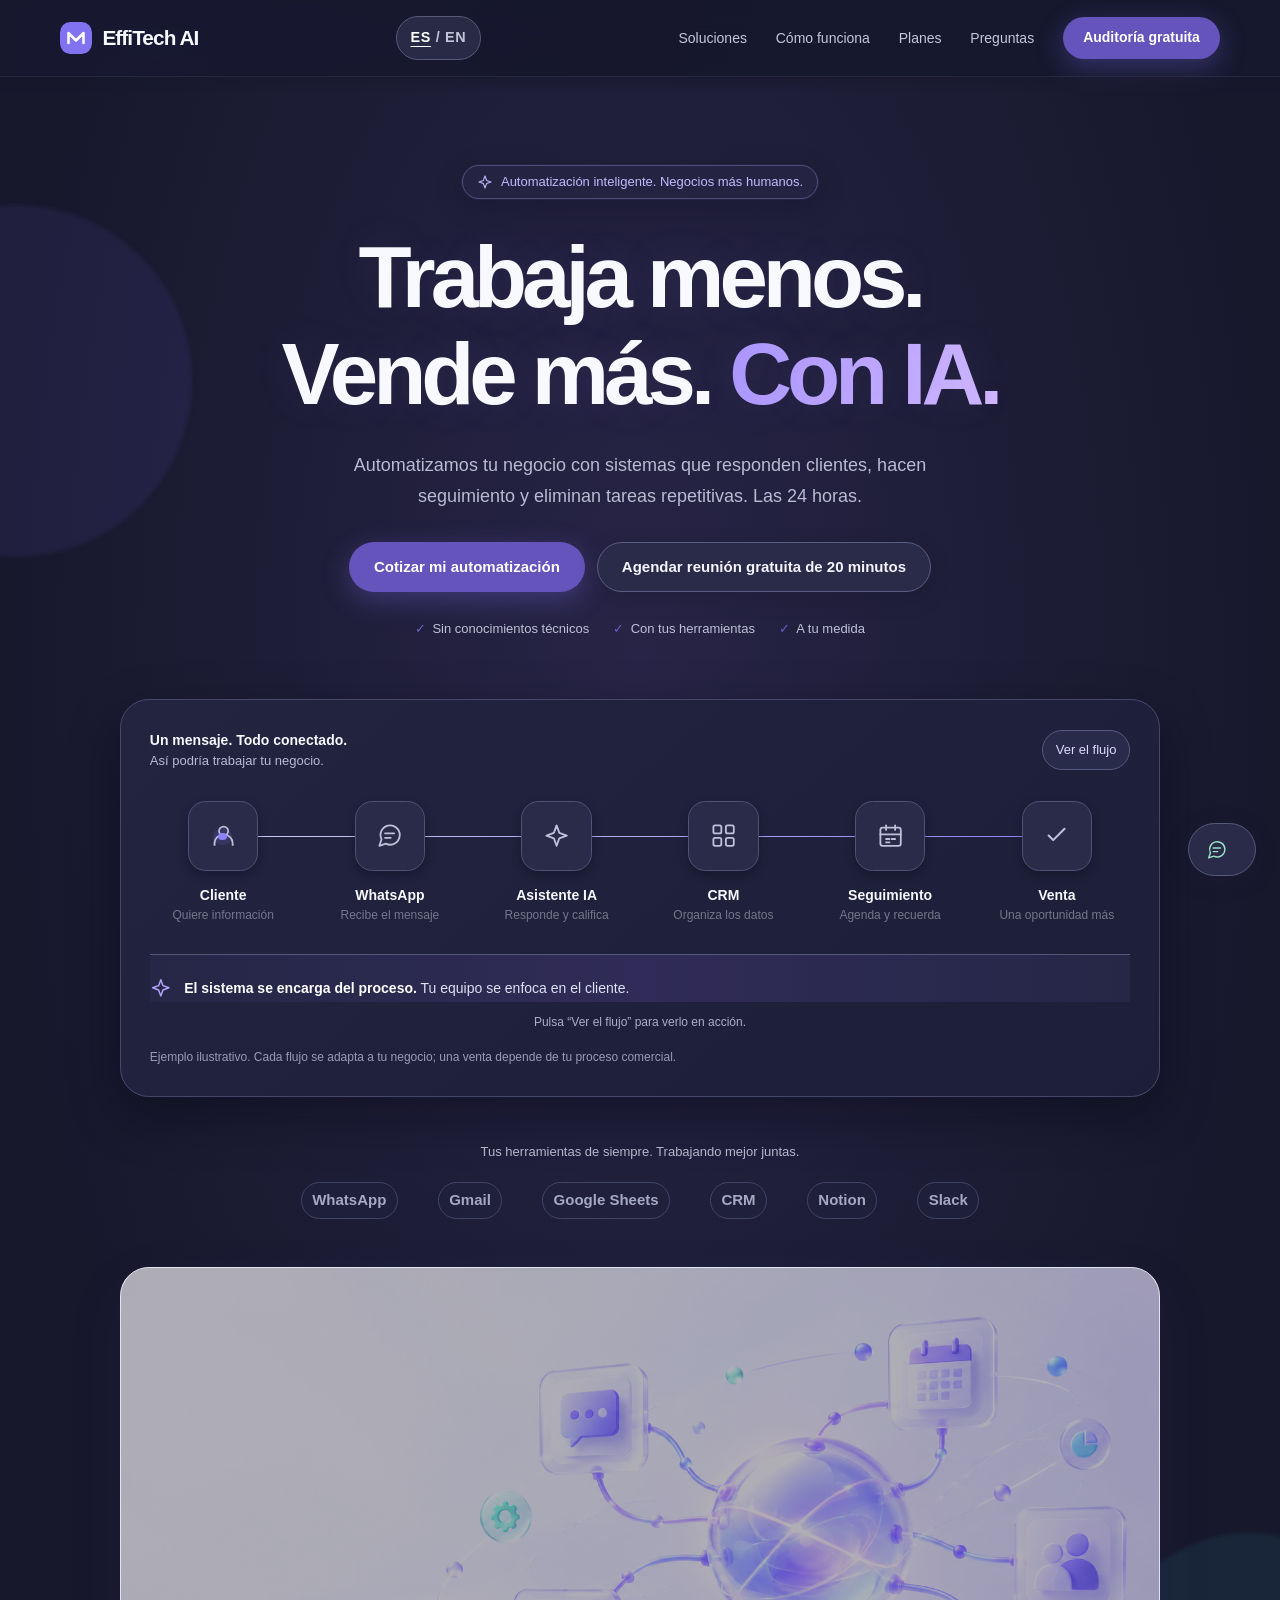
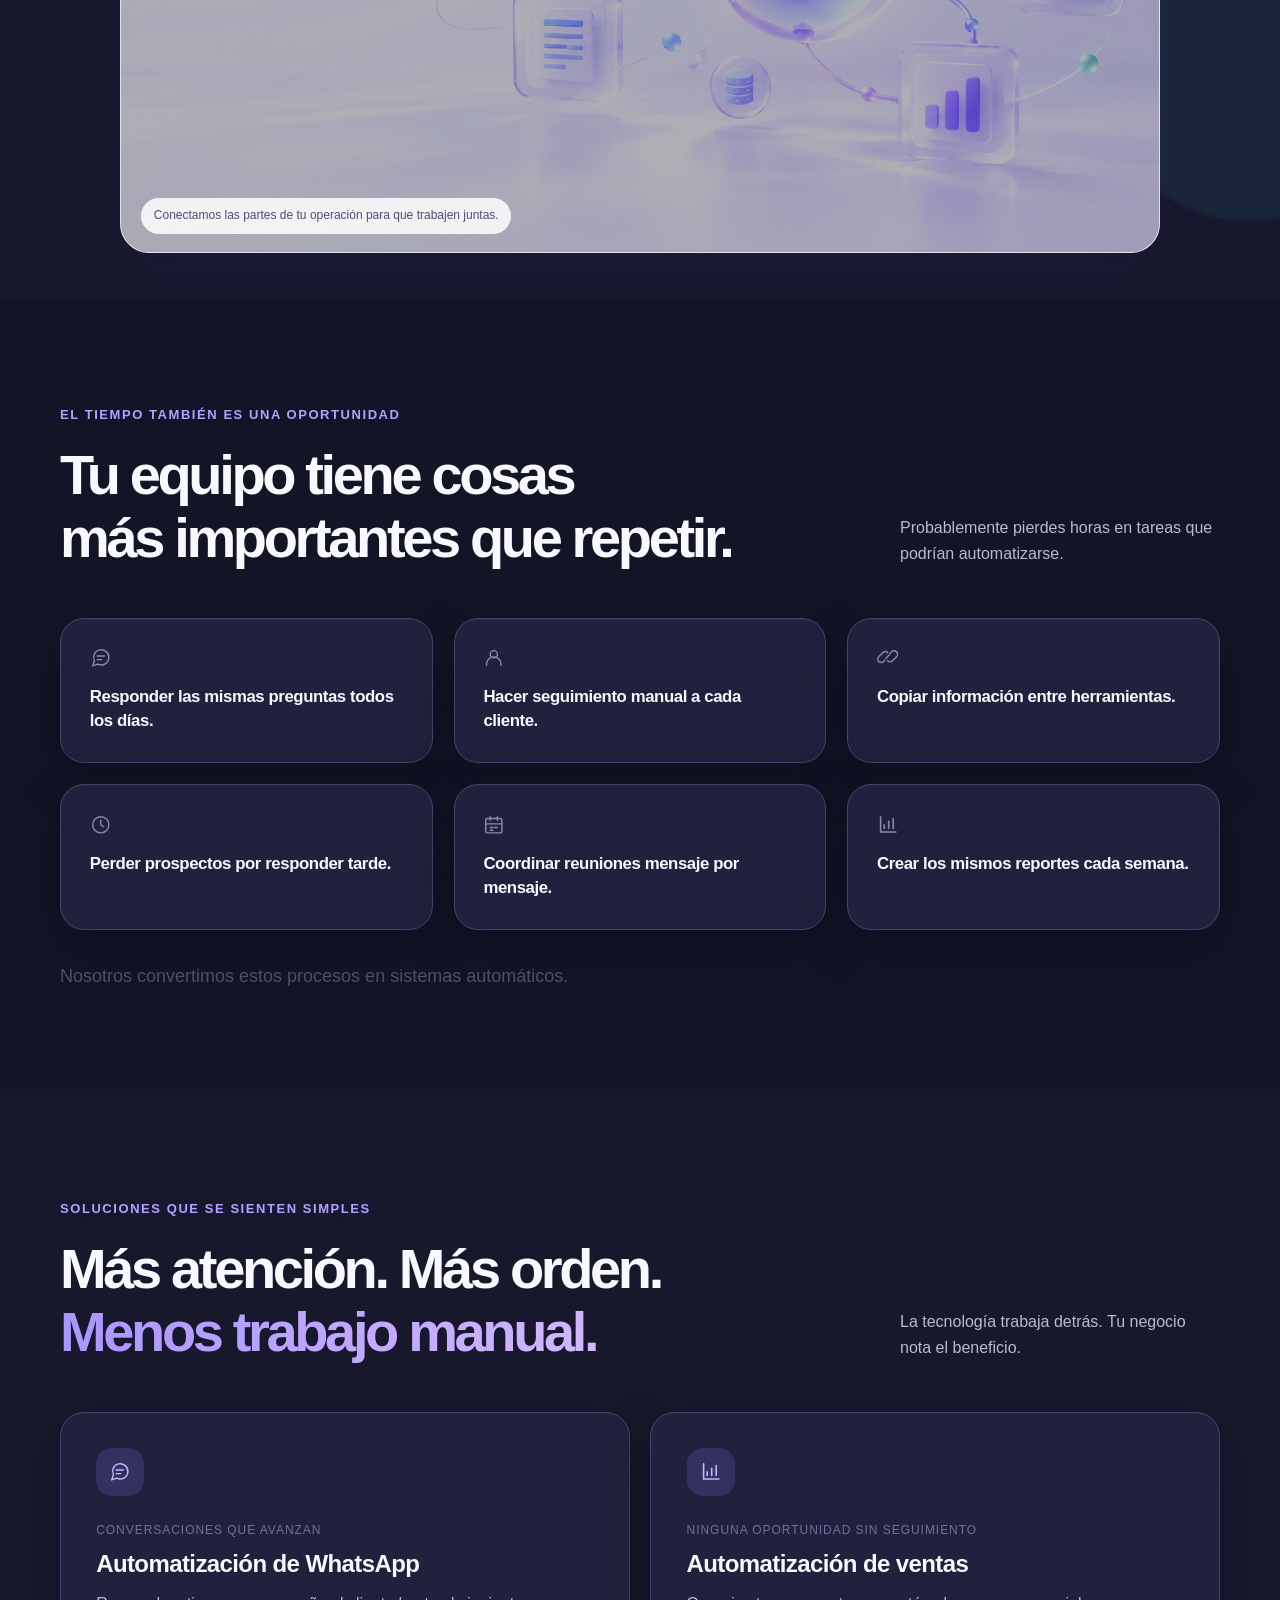
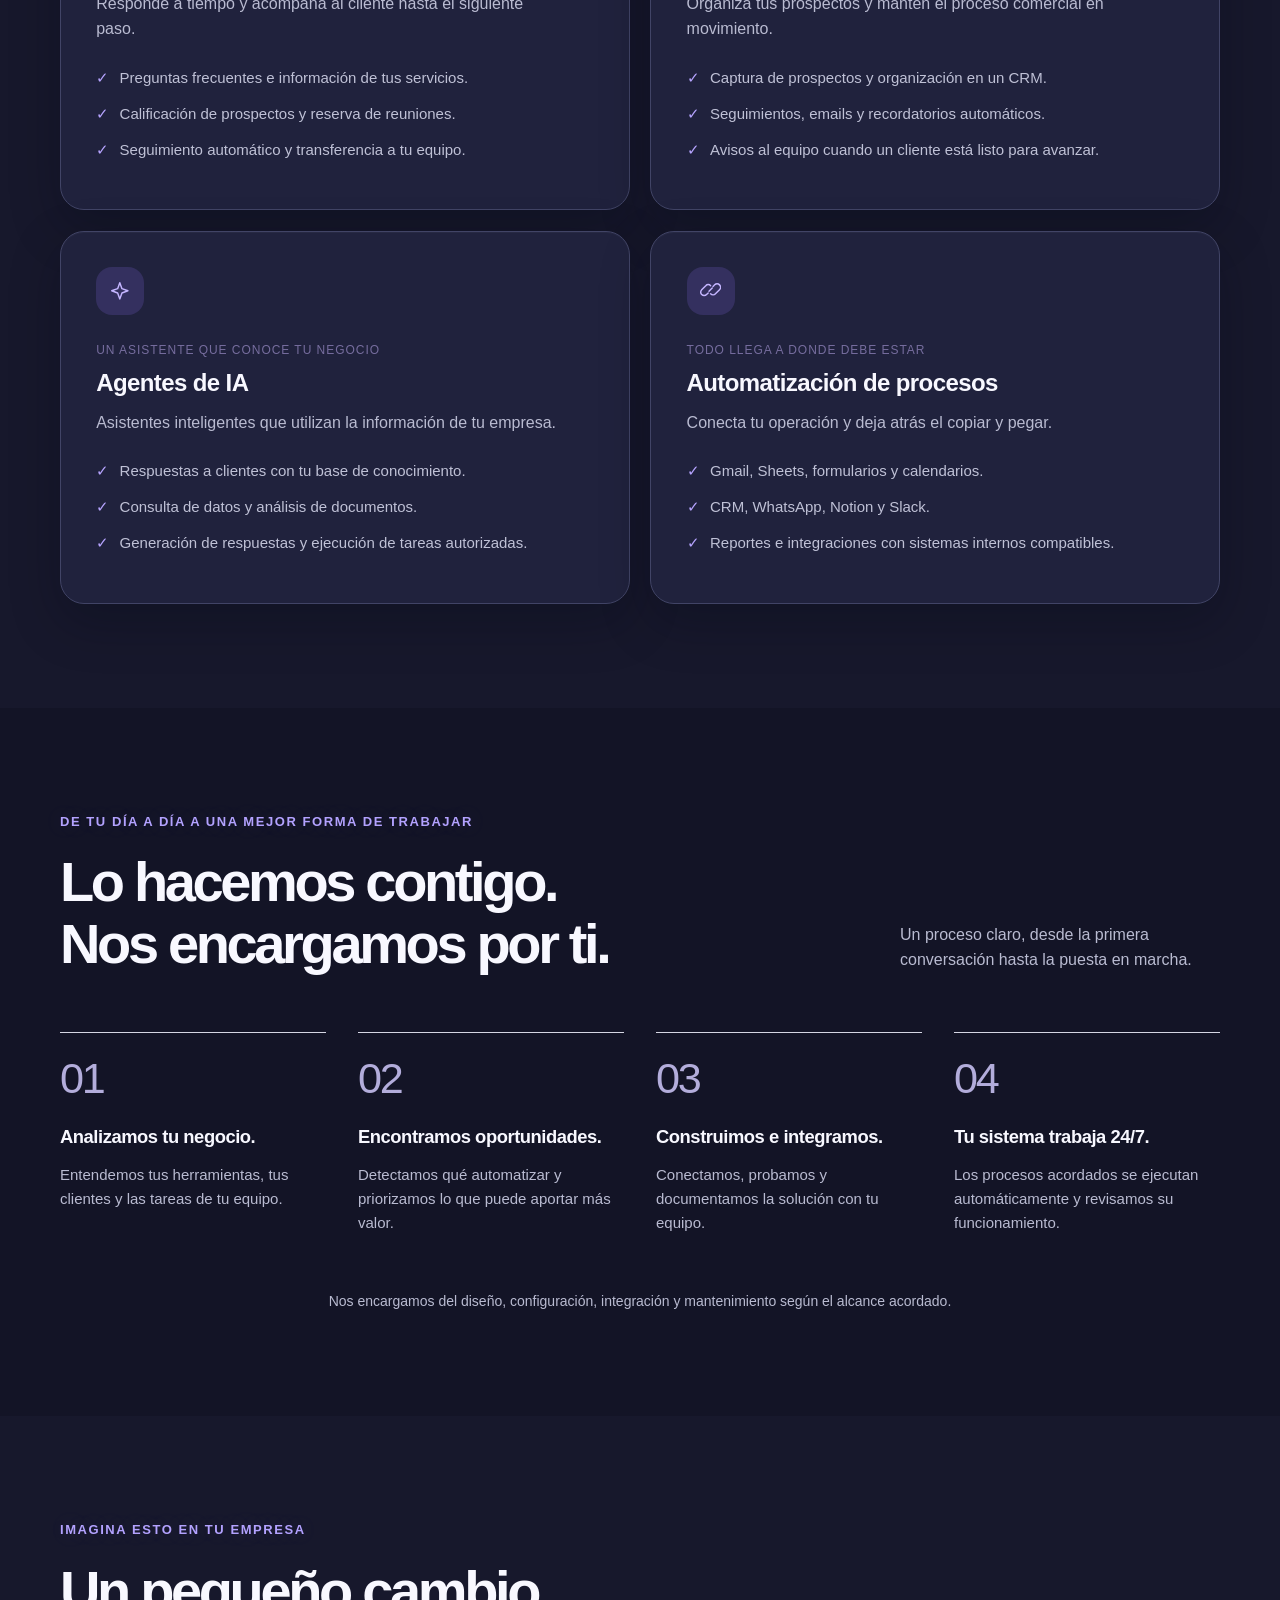
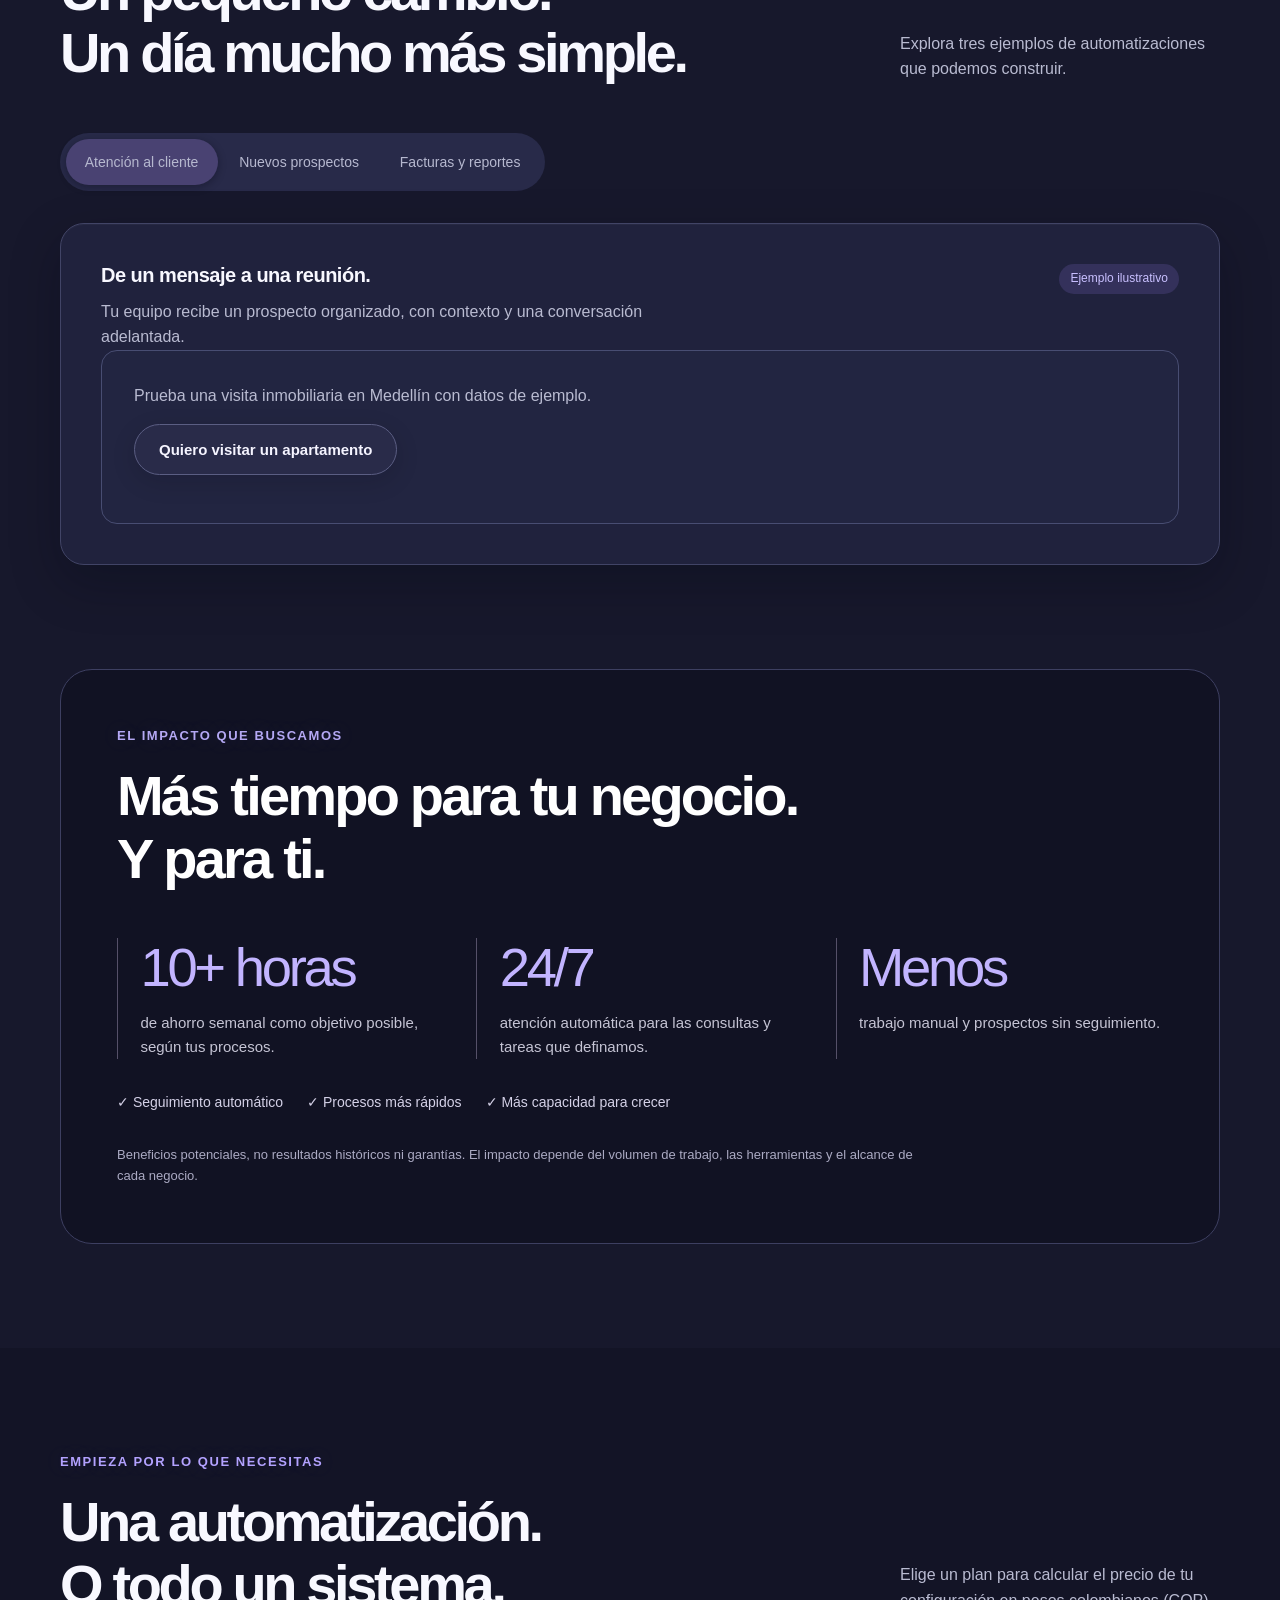
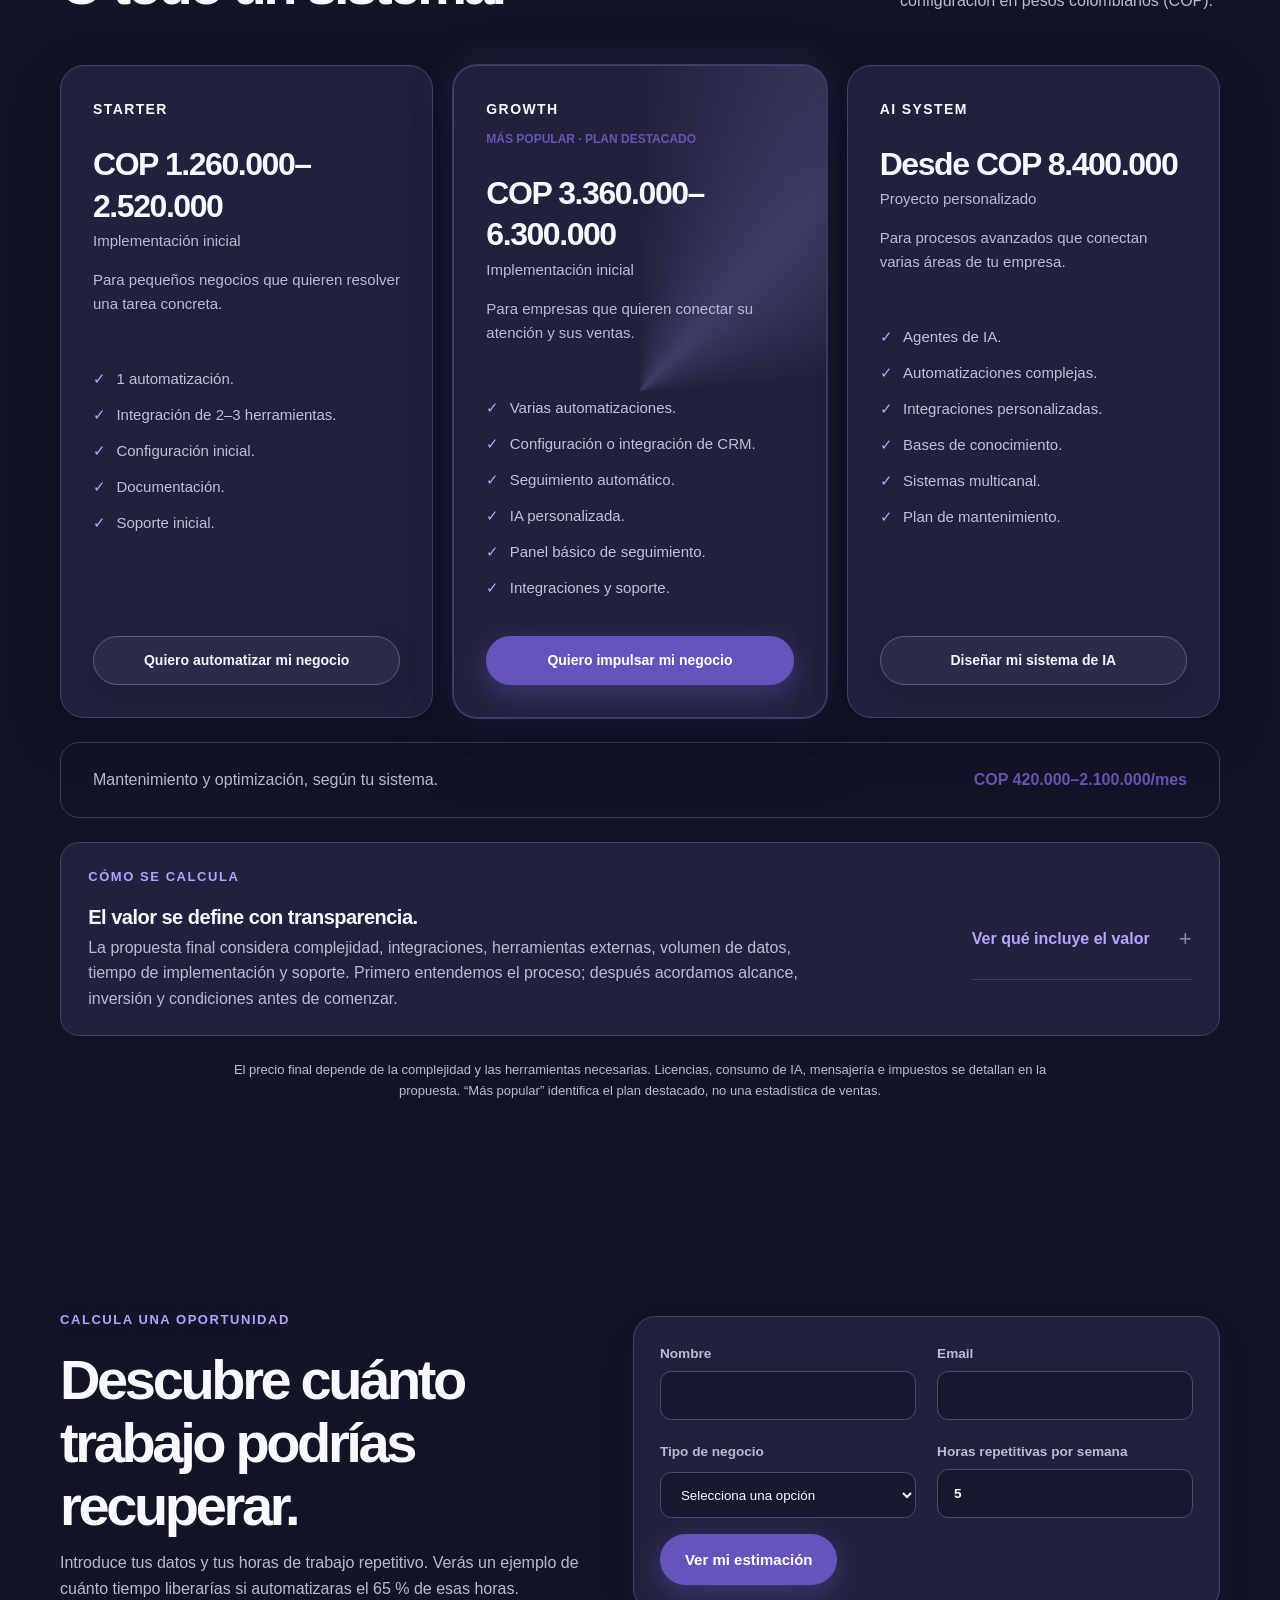
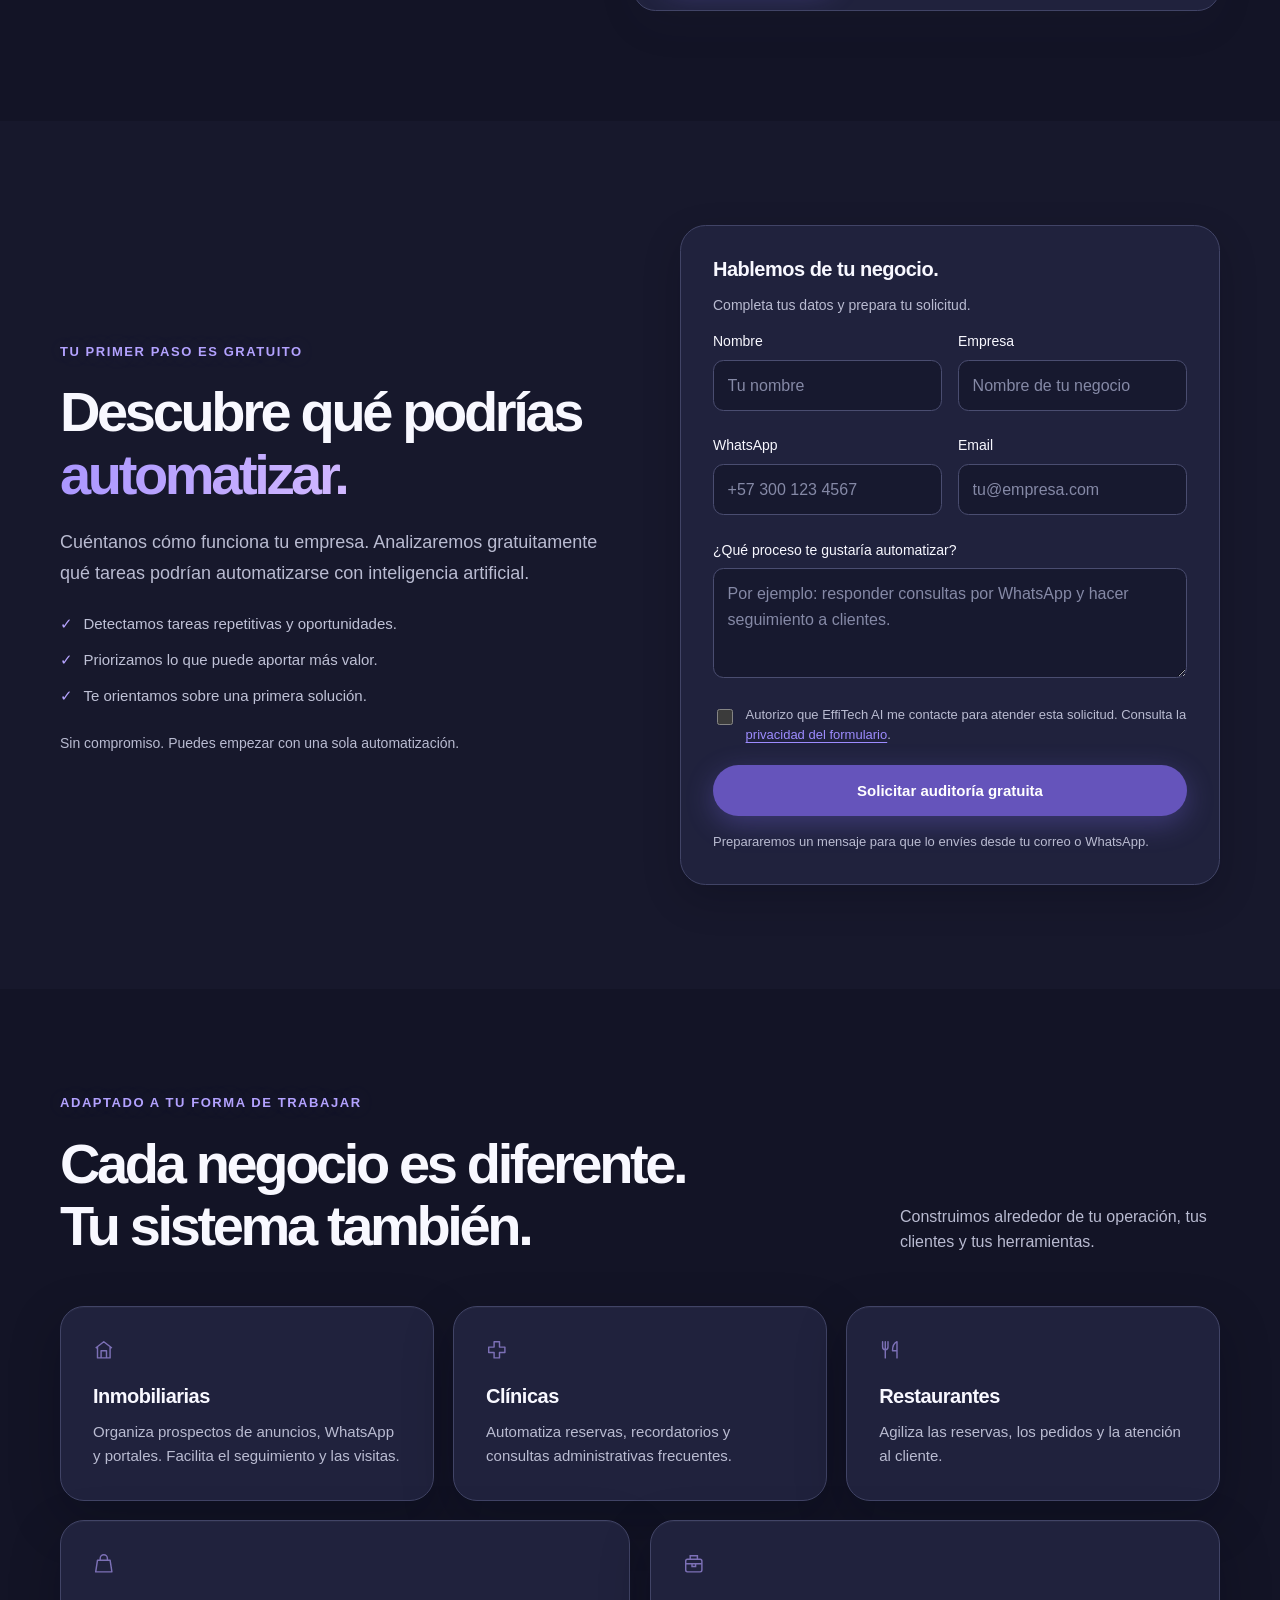
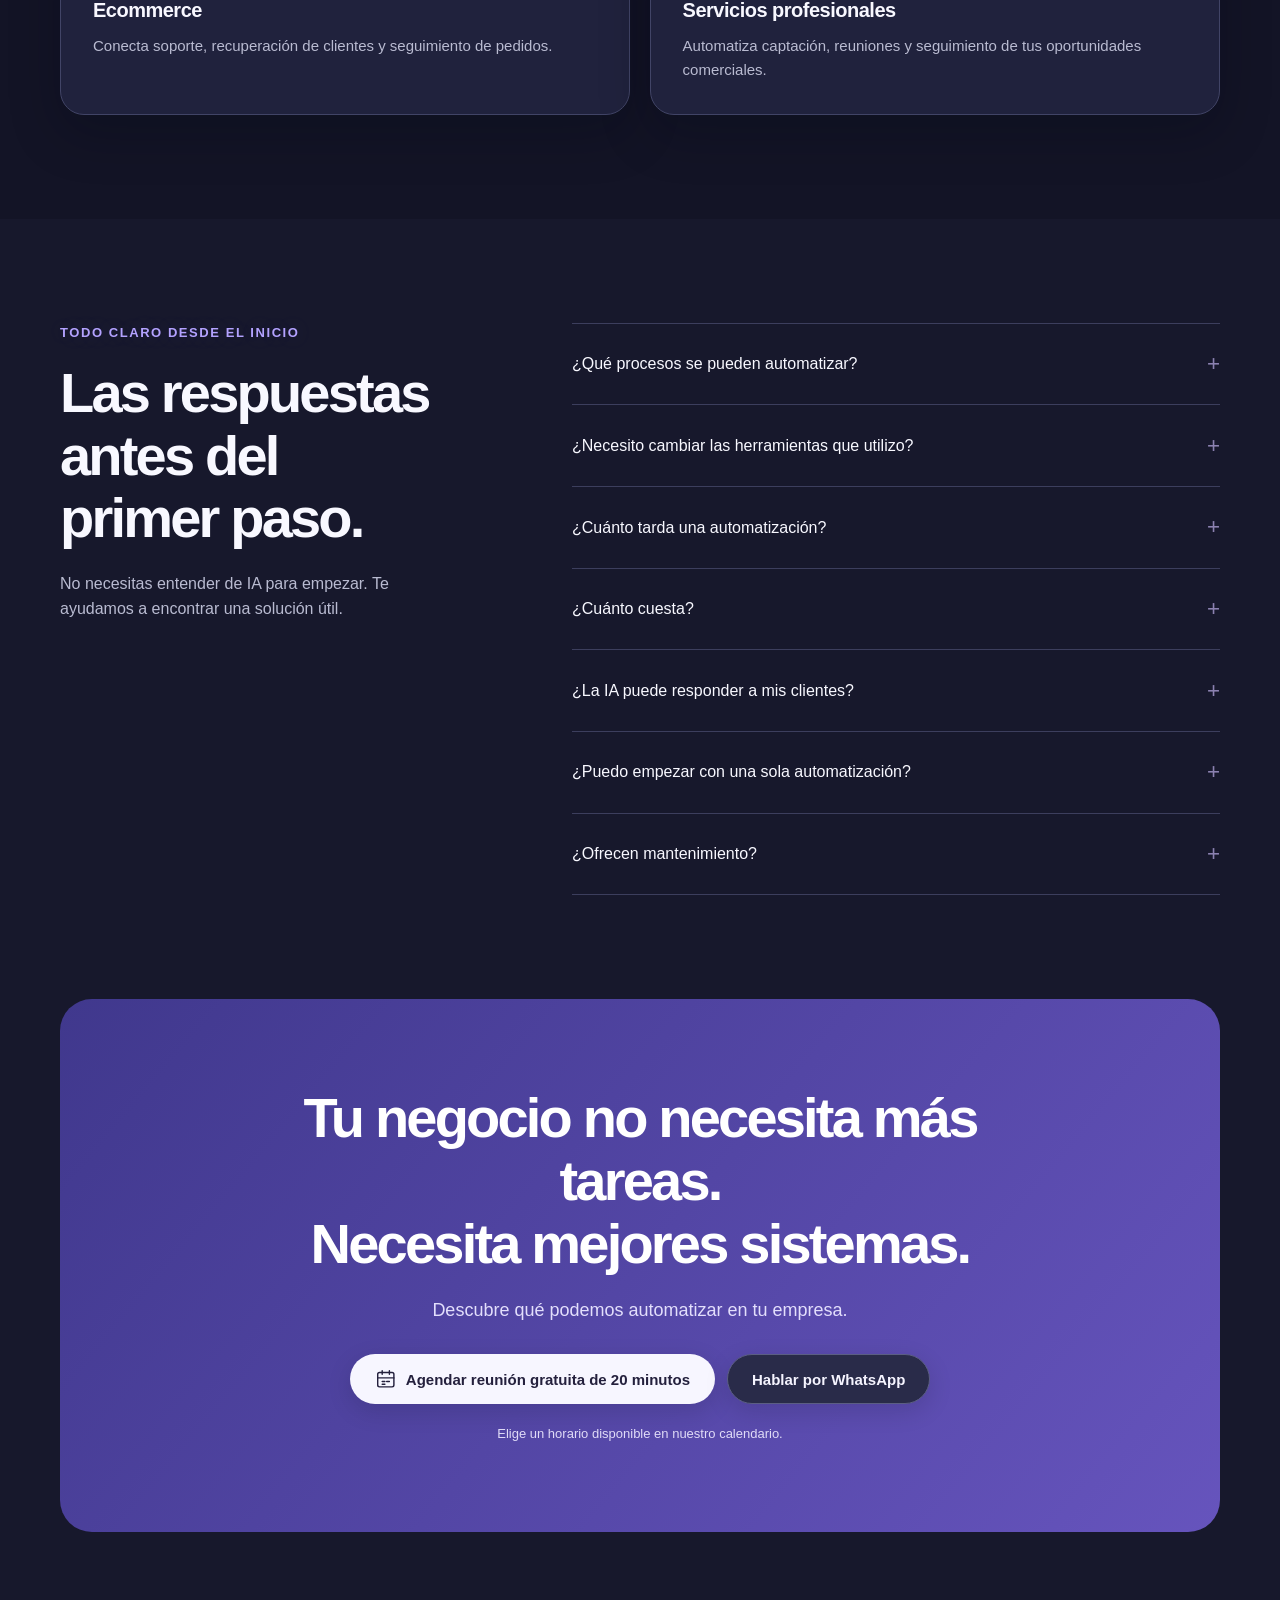
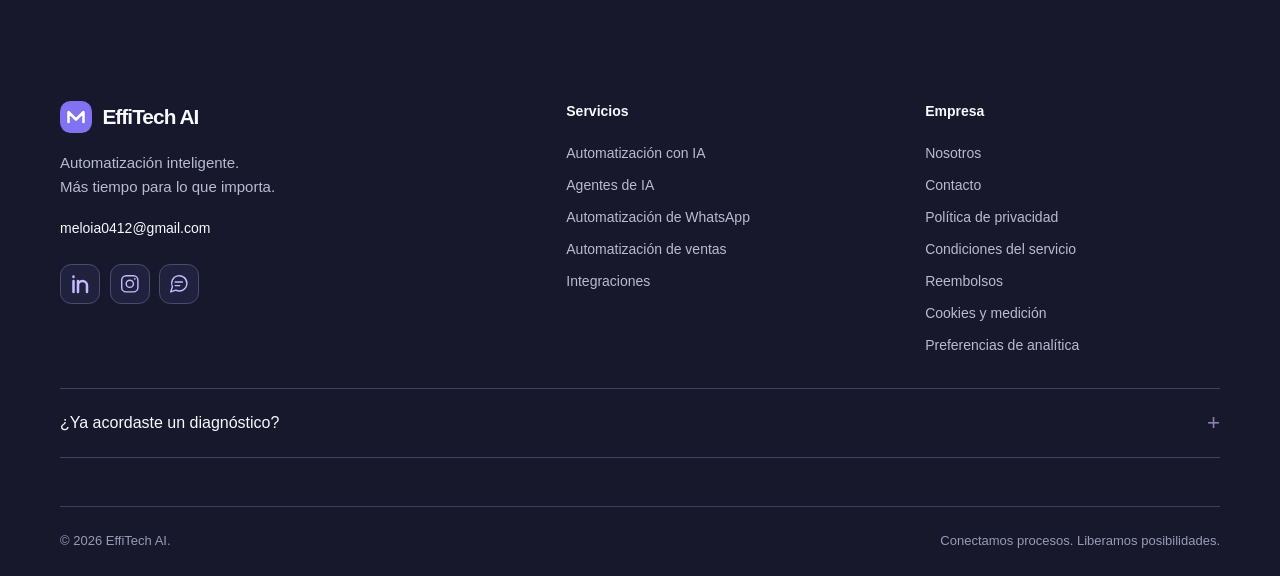
<file: index.html>
<!doctype html>
<html lang="es">
<head>
  <meta charset="utf-8">
  <meta name="viewport" content="width=device-width,initial-scale=1">
  <meta name="theme-color" content="#5955e7">
  <title>EffiTech AI — Trabaja menos. Vende más. Automatiza con IA.</title>
  <meta name="description" content="Automatizamos la atención, las ventas y las tareas repetitivas de tu negocio con inteligencia artificial. Solicita una auditoría gratuita con EffiTech AI.">
  <meta property="og:type" content="website">
  <meta property="og:locale" content="es_CO">
  <meta property="og:title" content="EffiTech AI — Tu negocio, en su mejor versión.">
  <meta property="og:description" content="Menos tareas manuales. Más tiempo para crecer. Descubre qué puedes automatizar con una auditoría gratuita.">
  <meta property="og:url" content="https://effitechai.pages.dev/">
  <link rel="canonical" href="https://effitechai.pages.dev/">
  <link rel="alternate" hreflang="es" href="https://effitechai.pages.dev/?lang=es">
  <link rel="alternate" hreflang="en" href="https://effitechai.pages.dev/?lang=en">
  <link rel="alternate" hreflang="x-default" href="https://effitechai.pages.dev/">
  <link rel="manifest" href="site.webmanifest">
  <link rel="icon" href="favicon.svg" type="image/svg+xml">
  <link rel="stylesheet" href="styles.css">
  <link rel="stylesheet" href="theme-overrides.css">
  <script src="config.js" defer></script>
  <script src="quote-pricing.js" defer></script>
  <script src="idiomas.js" defer></script>
  <script src="app.js" defer></script>
  <script type="application/ld+json">{"@context":"https://schema.org","@type":"ProfessionalService","name":"EffiTech AI","description":"Automatización inteligente para atención, ventas y procesos empresariales.","email":"meloia0412@gmail.com","telephone":"+573176867192","areaServed":"CO","address":{"@type":"PostalAddress","addressLocality":"Medellín","addressCountry":"CO"},"url":"https://effitechai.pages.dev/","sameAs":[]}</script>
</head>
<body>
  <svg xmlns="http://www.w3.org/2000/svg" style="display:none" aria-hidden="true">
    <symbol id="i-mark" viewBox="0 0 24 24"><path d="M3 18V6l9 9 9-9v12" fill="none" stroke="currentColor" stroke-width="3" stroke-linecap="round" stroke-linejoin="round"/></symbol>
    <symbol id="i-spark" viewBox="0 0 24 24"><path d="m12 3 2.4 6.6L21 12l-6.6 2.4L12 21l-2.4-6.6L3 12l6.6-2.4L12 3Z" fill="none" stroke="currentColor" stroke-width="1.6" stroke-linejoin="round"/></symbol>
    <symbol id="i-chat" viewBox="0 0 24 24"><path d="M21 11.5a8.5 8.5 0 0 1-12.3 7.6L3 21l1.9-5.7A8.5 8.5 0 1 1 21 11.5Z" fill="none" stroke="currentColor" stroke-width="1.6" stroke-linejoin="round"/><path d="M8 10h8M8 14h5" fill="none" stroke="currentColor" stroke-width="1.6" stroke-linecap="round"/></symbol>
    <symbol id="i-user" viewBox="0 0 24 24"><circle cx="12" cy="8" r="4" fill="none" stroke="currentColor" stroke-width="1.6"/><path d="M4 21v-2a8 8 0 0 1 16 0v2" fill="none" stroke="currentColor" stroke-width="1.6"/></symbol>
    <symbol id="i-grid" viewBox="0 0 24 24"><g fill="none" stroke="currentColor" stroke-width="1.6"><rect x="3" y="3" width="7" height="7" rx="1.5"/><rect x="14" y="3" width="7" height="7" rx="1.5"/><rect x="3" y="14" width="7" height="7" rx="1.5"/><rect x="14" y="14" width="7" height="7" rx="1.5"/></g></symbol>
    <symbol id="i-calendar" viewBox="0 0 24 24"><rect x="3" y="5" width="18" height="16" rx="2" fill="none" stroke="currentColor" stroke-width="1.6"/><path d="M8 3v4m8-4v4M3 11h18m-13 4h3m2 0h3m-8 3h3" fill="none" stroke="currentColor" stroke-width="1.6" stroke-linecap="round"/></symbol>
    <symbol id="i-check" viewBox="0 0 24 24"><path d="m5 12 4 4L19 6" fill="none" stroke="currentColor" stroke-width="1.8" stroke-linecap="round" stroke-linejoin="round"/></symbol>
    <symbol id="i-chart" viewBox="0 0 24 24"><path d="M4 3v17h17M8 16v-4m5 4V8m5 8V5" fill="none" stroke="currentColor" stroke-width="1.8" stroke-linecap="round"/></symbol>
    <symbol id="i-clock" viewBox="0 0 24 24"><circle cx="12" cy="12" r="9" fill="none" stroke="currentColor" stroke-width="1.6"/><path d="M12 7v5l3 2" fill="none" stroke="currentColor" stroke-width="1.6" stroke-linecap="round"/></symbol>
    <symbol id="i-link" viewBox="0 0 24 24"><path d="m10 14 4-4m-5 6-2 2a4 4 0 0 1-6-6l5-5a4 4 0 0 1 6 0m0 10a4 4 0 0 0 6 0l5-5a4 4 0 0 0-6-6l-2 2" transform="translate(1 0) scale(.9)" fill="none" stroke="currentColor" stroke-width="1.8" stroke-linecap="round"/></symbol>
    <symbol id="i-home" viewBox="0 0 24 24"><path d="m3 10 9-7 9 7M5 9v12h14V9M9 21v-8h6v8" fill="none" stroke="currentColor" stroke-width="1.6" stroke-linejoin="round"/></symbol>
    <symbol id="i-health" viewBox="0 0 24 24"><path d="M9 3h6v6h6v6h-6v6H9v-6H3V9h6V3Z" fill="none" stroke="currentColor" stroke-width="1.6" stroke-linejoin="round"/></symbol>
    <symbol id="i-food" viewBox="0 0 24 24"><path d="M4 3v6a3 3 0 0 0 6 0V3M7 3v18M20 21V3c-4 2-5 6-5 10h5" fill="none" stroke="currentColor" stroke-width="1.6" stroke-linecap="round" stroke-linejoin="round"/></symbol>
    <symbol id="i-bag" viewBox="0 0 24 24"><path d="M5 8h14l2 13H3L5 8Zm3 0V6a4 4 0 0 1 8 0v2" fill="none" stroke="currentColor" stroke-width="1.6" stroke-linejoin="round"/></symbol>
    <symbol id="i-work" viewBox="0 0 24 24"><rect x="3" y="7" width="18" height="14" rx="2" fill="none" stroke="currentColor" stroke-width="1.6"/><path d="M8 7V3h8v4M3 12h18m-11 0v3h4v-3" fill="none" stroke="currentColor" stroke-width="1.6"/></symbol>
    <symbol id="i-instagram" viewBox="0 0 24 24"><rect x="3" y="3" width="18" height="18" rx="5" fill="none" stroke="currentColor" stroke-width="1.6"/><circle cx="12" cy="12" r="4" fill="none" stroke="currentColor" stroke-width="1.6"/><circle cx="17.5" cy="6.5" r="1" fill="currentColor"/></symbol>
    <symbol id="i-linkedin" viewBox="0 0 24 24"><path d="M5 9v12M5 4v.5M10 21V9m0 5a5 5 0 0 1 10 0v7" fill="none" stroke="currentColor" stroke-width="2.8" stroke-linecap="round"/></symbol>
    <symbol id="i-menu" viewBox="0 0 24 24"><path d="M4 6h16M4 12h16M4 18h16" fill="none" stroke="currentColor" stroke-width="1.6" stroke-linecap="round"/></symbol>
  </svg>
  <a class="skip" href="#main">Saltar al contenido</a>
  <header class="header">
    <nav class="container nav" aria-label="Navegación principal">
      <a class="brand" href="#" aria-label="EffiTech AI, inicio"><span class="brand-mark"><svg aria-hidden="true"><use href="#i-mark"/></svg></span>EffiTech AI</a>
      <button class="language-toggle" type="button" aria-label="Switch to English"><span lang="es">ES</span><span aria-hidden="true">/</span><span lang="en">EN</span></button>
      <button class="menu-toggle" type="button" aria-expanded="false" aria-controls="nav-links" aria-label="Abrir menú"><svg class="icon" aria-hidden="true"><use href="#i-menu"/></svg></button>
      <div class="nav-links" id="nav-links">
        <a href="#servicios">Soluciones</a><a href="#como-funciona">Cómo funciona</a><a href="#planes">Planes</a><a href="#preguntas">Preguntas</a>
        <a class="btn btn-primary" href="#auditoria" data-track="nav_audit">Auditoría gratuita</a>
      </div>
    </nav>
  </header>
  <main id="main">
    <section class="hero" aria-labelledby="hero-title">
      <div class="container">
        <span class="hero-label"><svg class="icon" aria-hidden="true"><use href="#i-spark"/></svg>Automatización inteligente. Negocios más humanos.</span>
        <h1 id="hero-title">Trabaja menos.<br>Vende más. <span class="gradient-text">Con IA.</span></h1>
        <p class="lead">Automatizamos tu negocio con sistemas que responden clientes, hacen seguimiento y eliminan tareas repetitivas. Las 24 horas.</p>
        <div class="actions">
          <a href="#planes" class="btn btn-primary" data-track="hero_quote">Cotizar mi automatización</a>
          <a href="https://calendly.com/meloia0412/30min" class="btn btn-secondary" data-booking target="_blank" rel="noopener noreferrer">Agendar reunión gratuita de 20 minutos</a>
        </div>
        <div class="hero-checks"><span>Sin conocimientos técnicos</span><span>Con tus herramientas</span><span>A tu medida</span></div>
        <div class="flow-stage" aria-label="Demostración de un flujo de automatización">
          <div class="flow-toolbar"><div>Un mensaje. Todo conectado.<small>Así podría trabajar tu negocio.</small></div><button class="flow-control" id="flow-control" type="button" aria-pressed="false">Ver el flujo</button></div>
          <ol class="flow-nodes">
            <li class="flow-node"><div class="node-icon"><svg class="icon" aria-hidden="true"><use href="#i-user"/></svg></div><b>Cliente</b><small>Quiere información</small></li>
            <li class="flow-node"><div class="node-icon"><svg class="icon" aria-hidden="true"><use href="#i-chat"/></svg></div><b>WhatsApp</b><small>Recibe el mensaje</small></li>
            <li class="flow-node"><div class="node-icon"><svg class="icon" aria-hidden="true"><use href="#i-spark"/></svg></div><b>Asistente IA</b><small>Responde y califica</small></li>
            <li class="flow-node"><div class="node-icon"><svg class="icon" aria-hidden="true"><use href="#i-grid"/></svg></div><b>CRM</b><small>Organiza los datos</small></li>
            <li class="flow-node"><div class="node-icon"><svg class="icon" aria-hidden="true"><use href="#i-calendar"/></svg></div><b>Seguimiento</b><small>Agenda y recuerda</small></li>
            <li class="flow-node"><div class="node-icon"><svg class="icon" aria-hidden="true"><use href="#i-check"/></svg></div><b>Venta</b><small>Una oportunidad más</small></li>
          </ol>
          <div class="flow-result"><svg class="icon" aria-hidden="true"><use href="#i-spark"/></svg><span id="flow-result"><strong>El sistema se encarga del proceso.</strong> Tu equipo se enfoca en el cliente.</span></div><p class="flow-status" id="flow-status" aria-live="polite">Pulsa “Ver el flujo” para verlo en acción.</p>
          <p class="flow-footnote">Ejemplo ilustrativo. Cada flujo se adapta a tu negocio; una venta depende de tu proceso comercial.</p>
        </div>
        <div class="integrations"><p>Tus herramientas de siempre. Trabajando mejor juntas.</p><div class="tools"><span>WhatsApp</span><span>Gmail</span><span>Google Sheets</span><span>CRM</span><span>Notion</span><span>Slack</span></div></div>
        <figure class="automation-visual reveal" data-parallax><img src="automation-visual.png" alt="Conexiones visuales entre conversaciones, calendario, CRM y resultados" loading="lazy"><figcaption>Conectamos las partes de tu operación para que trabajen juntas.</figcaption></figure>
      </div>
    </section>
    <section class="section soft" id="problema">
      <div class="container">
        <div class="section-heading reveal"><div><span class="eyebrow">El tiempo también es una oportunidad</span><h2>Tu equipo tiene cosas<br>más importantes que repetir.</h2></div><p>Probablemente pierdes horas en tareas que podrían automatizarse.</p></div>
        <div class="grid-3">
          <article class="card problem-card reveal"><svg class="icon" aria-hidden="true"><use href="#i-chat"/></svg><h3>Responder las mismas preguntas todos los días.</h3></article>
          <article class="card problem-card reveal"><svg class="icon" aria-hidden="true"><use href="#i-user"/></svg><h3>Hacer seguimiento manual a cada cliente.</h3></article>
          <article class="card problem-card reveal"><svg class="icon" aria-hidden="true"><use href="#i-link"/></svg><h3>Copiar información entre herramientas.</h3></article>
          <article class="card problem-card reveal"><svg class="icon" aria-hidden="true"><use href="#i-clock"/></svg><h3>Perder prospectos por responder tarde.</h3></article>
          <article class="card problem-card reveal"><svg class="icon" aria-hidden="true"><use href="#i-calendar"/></svg><h3>Coordinar reuniones mensaje por mensaje.</h3></article>
          <article class="card problem-card reveal"><svg class="icon" aria-hidden="true"><use href="#i-chart"/></svg><h3>Crear los mismos reportes cada semana.</h3></article>
        </div>
        <p class="bridge reveal">Nosotros convertimos estos procesos en sistemas automáticos.</p>
      </div>
    </section>
    <section class="section" id="servicios">
      <div class="container">
        <div class="section-heading reveal"><div><span class="eyebrow">Soluciones que se sienten simples</span><h2>Más atención. Más orden.<br><span class="gradient-text">Menos trabajo manual.</span></h2></div><p>La tecnología trabaja detrás. Tu negocio nota el beneficio.</p></div>
        <div class="grid-2">
          <article class="card service reveal" id="whatsapp"><div class="service-icon"><svg class="icon" aria-hidden="true"><use href="#i-chat"/></svg></div><span class="service-kicker">CONVERSACIONES QUE AVANZAN</span><h3>Automatización de WhatsApp</h3><p>Responde a tiempo y acompaña al cliente hasta el siguiente paso.</p><ul class="checklist"><li>Preguntas frecuentes e información de tus servicios.</li><li>Calificación de prospectos y reserva de reuniones.</li><li>Seguimiento automático y transferencia a tu equipo.</li></ul></article>
          <article class="card service reveal" id="ventas"><div class="service-icon"><svg class="icon" aria-hidden="true"><use href="#i-chart"/></svg></div><span class="service-kicker">NINGUNA OPORTUNIDAD SIN SEGUIMIENTO</span><h3>Automatización de ventas</h3><p>Organiza tus prospectos y mantén el proceso comercial en movimiento.</p><ul class="checklist"><li>Captura de prospectos y organización en un CRM.</li><li>Seguimientos, emails y recordatorios automáticos.</li><li>Avisos al equipo cuando un cliente está listo para avanzar.</li></ul></article>
          <article class="card service reveal" id="agentes"><div class="service-icon"><svg class="icon" aria-hidden="true"><use href="#i-spark"/></svg></div><span class="service-kicker">UN ASISTENTE QUE CONOCE TU NEGOCIO</span><h3>Agentes de IA</h3><p>Asistentes inteligentes que utilizan la información de tu empresa.</p><ul class="checklist"><li>Respuestas a clientes con tu base de conocimiento.</li><li>Consulta de datos y análisis de documentos.</li><li>Generación de respuestas y ejecución de tareas autorizadas.</li></ul></article>
          <article class="card service reveal" id="integraciones"><div class="service-icon"><svg class="icon" aria-hidden="true"><use href="#i-link"/></svg></div><span class="service-kicker">TODO LLEGA A DONDE DEBE ESTAR</span><h3>Automatización de procesos</h3><p>Conecta tu operación y deja atrás el copiar y pegar.</p><ul class="checklist"><li>Gmail, Sheets, formularios y calendarios.</li><li>CRM, WhatsApp, Notion y Slack.</li><li>Reportes e integraciones con sistemas internos compatibles.</li></ul></article>
        </div>
      </div>
    </section>
    <section class="section soft" id="como-funciona">
      <div class="container">
        <div class="section-heading reveal"><div><span class="eyebrow">De tu día a día a una mejor forma de trabajar</span><h2>Lo hacemos contigo.<br>Nos encargamos por ti.</h2></div><p>Un proceso claro, desde la primera conversación hasta la puesta en marcha.</p></div>
        <div class="process-grid process-animated">
          <article class="process-step reveal"><span>01</span><h3>Analizamos tu negocio.</h3><p>Entendemos tus herramientas, tus clientes y las tareas de tu equipo.</p></article>
          <article class="process-step reveal"><span>02</span><h3>Encontramos oportunidades.</h3><p>Detectamos qué automatizar y priorizamos lo que puede aportar más valor.</p></article>
          <article class="process-step reveal"><span>03</span><h3>Construimos e integramos.</h3><p>Conectamos, probamos y documentamos la solución con tu equipo.</p></article>
          <article class="process-step reveal"><span>04</span><h3>Tu sistema trabaja 24/7.</h3><p>Los procesos acordados se ejecutan automáticamente y revisamos su funcionamiento.</p></article>
        </div>
        <p class="process-note">Nos encargamos del diseño, configuración, integración y mantenimiento según el alcance acordado.</p>
      </div>
    </section>
    <section class="section" id="ejemplos">
      <div class="container">
        <div class="section-heading reveal"><div><span class="eyebrow">Imagina esto en tu empresa</span><h2>Un pequeño cambio.<br>Un día mucho más simple.</h2></div><p>Explora tres ejemplos de automatizaciones que podemos construir.</p></div>
        <div class="tabs" role="tablist" aria-label="Ejemplos de automatización"><span class="tab-indicator" aria-hidden="true"></span><button class="tab" id="tab-atencion" role="tab" aria-selected="true" aria-controls="panel-atencion" data-example="atencion">Atención al cliente</button><button class="tab" id="tab-prospectos" role="tab" aria-selected="false" aria-controls="panel-prospectos" tabindex="-1" data-example="prospectos">Nuevos prospectos</button><button class="tab" id="tab-facturas" role="tab" aria-selected="false" aria-controls="panel-facturas" tabindex="-1" data-example="facturas">Facturas y reportes</button></div>
        <div class="example" id="panel-atencion" role="tabpanel" aria-labelledby="tab-atencion" tabindex="0"><div class="example-heading"><div><h3>De un mensaje a una reunión.</h3><p>Tu equipo recibe un prospecto organizado, con contexto y una conversación adelantada.</p></div><span class="badge">Ejemplo ilustrativo</span></div><div id="visit-demo" class="visit-demo">
          <p>Prueba una visita inmobiliaria en Medellín con datos de ejemplo.</p>
          <button class="btn btn-secondary" id="demo-start" type="button">Quiero visitar un apartamento</button>
          <div id="demo-area" hidden><label for="demo-zone">¿En qué zona te gustaría vivir?</label>
          <select id="demo-zone"><option value="">Selecciona una opción</option><option>Laureles</option><option>El Poblado</option></select></div>
          <p role="status" id="demo-summary"></p>
          <button type="button" class="btn btn-secondary" id="demo-visit" hidden>Proponer visita</button>
          <button type="button" class="btn btn-secondary" id="demo-reset" hidden>Reiniciar demo</button>
        </div></div>
        <div class="example" id="panel-prospectos" role="tabpanel" aria-labelledby="tab-prospectos" tabindex="0" hidden><div class="example-heading"><div><h3>El interés no se queda en un formulario.</h3><p>Cada solicitud entra a un proceso de atención y seguimiento definido por tu empresa.</p></div><span class="badge">Ejemplo ilustrativo</span></div><div class="example-flow"><div class="example-step"><span>01</span>El cliente completa un formulario</div><div class="example-step"><span>02</span>Los datos llegan al CRM</div><div class="example-step"><span>03</span>La IA analiza el prospecto</div><div class="example-step"><span>04</span>Prepara un email personalizado</div><div class="example-step"><span>05</span>Inicia el seguimiento automático</div><div class="example-step"><span>06</span>Avisa al equipo cuando hace falta</div></div><p class="example-outcome">Un proceso consistente para acompañar cada oportunidad.</p></div>
        <div class="example" id="panel-facturas" role="tabpanel" aria-labelledby="tab-facturas" tabindex="0" hidden><div class="example-heading"><div><h3>La información se organiza sola.</h3><p>Automatiza la captura de datos y deja las excepciones para revisión humana.</p></div><span class="badge">Ejemplo ilustrativo</span></div><div class="example-flow"><div class="example-step"><span>01</span>Llega una factura por correo</div><div class="example-step"><span>02</span>El sistema extrae la información</div><div class="example-step"><span>03</span>Señala datos que requieren revisión</div><div class="example-step"><span>04</span>Guarda los datos en una hoja</div><div class="example-step"><span>05</span>Clasifica el gasto</div><div class="example-step"><span>06</span>Genera un reporte</div></div><p class="example-outcome">Menos digitación y más claridad sobre tu operación.</p></div>
      </div>
    </section>
    <section class="section" id="resultados" style="padding-top:0">
      <div class="container"><div class="results reveal"><span class="eyebrow">El impacto que buscamos</span><h2>Más tiempo para tu negocio.<br>Y para ti.</h2><div class="metrics"><div class="metric"><strong data-count="10" data-suffix="+ horas">10+ horas</strong><p>de ahorro semanal como objetivo posible, según tus procesos.</p></div><div class="metric"><strong data-count="24" data-suffix="/7">24/7</strong><p>atención automática para las consultas y tareas que definamos.</p></div><div class="metric"><strong>Menos</strong><p>trabajo manual y prospectos sin seguimiento.</p></div></div><div class="benefits"><span>✓ Seguimiento automático</span><span>✓ Procesos más rápidos</span><span>✓ Más capacidad para crecer</span></div><p class="results-note">Beneficios potenciales, no resultados históricos ni garantías. El impacto depende del volumen de trabajo, las herramientas y el alcance de cada negocio.</p></div></div>
    </section>
    <section class="section soft" id="planes">
      <div class="container">
        <div class="section-heading reveal"><div><span class="eyebrow">Empieza por lo que necesitas</span><h2>Una automatización.<br>O todo un sistema.</h2></div><p>Elige un plan para calcular el precio de tu configuración en pesos colombianos (COP).</p></div>
        <div class="grid-3 plans">
          <article class="card plan reveal"><span class="plan-name">Starter</span><div class="price"><span class="price-value" data-price="starter">Solicita una propuesta</span></div><p class="small">Implementación inicial</p><p>Para pequeños negocios que quieren resolver una tarea concreta.</p><ul class="checklist"><li>1 automatización.</li><li>Integración de 2–3 herramientas.</li><li>Configuración inicial.</li><li>Documentación.</li><li>Soporte inicial.</li></ul><button type="button" class="btn btn-secondary" data-plan="Starter" aria-haspopup="dialog">Quiero automatizar mi negocio</button></article>
          <article class="card plan featured reveal"><span class="plan-name">Growth</span><span class="plan-tag">MÁS POPULAR · PLAN DESTACADO</span><div class="price"><span class="price-value" data-price="growth">Solicita una propuesta</span></div><p class="small">Implementación inicial</p><p>Para empresas que quieren conectar su atención y sus ventas.</p><ul class="checklist"><li>Varias automatizaciones.</li><li>Configuración o integración de CRM.</li><li>Seguimiento automático.</li><li>IA personalizada.</li><li>Panel básico de seguimiento.</li><li>Integraciones y soporte.</li></ul><button type="button" class="btn btn-primary" data-plan="Growth" aria-haspopup="dialog">Quiero impulsar mi negocio</button></article>
          <article class="card plan reveal"><span class="plan-name">AI System</span><div class="price"><span class="price-value" data-price="ai">Solicita una propuesta</span></div><p class="small">Proyecto personalizado</p><p>Para procesos avanzados que conectan varias áreas de tu empresa.</p><ul class="checklist"><li>Agentes de IA.</li><li>Automatizaciones complejas.</li><li>Integraciones personalizadas.</li><li>Bases de conocimiento.</li><li>Sistemas multicanal.</li><li>Plan de mantenimiento.</li></ul><button type="button" class="btn btn-secondary" data-plan="AI System" aria-haspopup="dialog">Diseñar mi sistema de IA</button></article>
        </div>
        <div class="maintenance"><p>Mantenimiento y optimización, según tu sistema.</p><strong class="maintenance-price" data-price="maintenance">Según el sistema</strong></div>
        <div class="pricing-explainer"><div><span class="eyebrow">Cómo se calcula</span><h3>El valor se define con transparencia.</h3><p>La propuesta final considera complejidad, integraciones, herramientas externas, volumen de datos, tiempo de implementación y soporte. Primero entendemos el proceso; después acordamos alcance, inversión y condiciones antes de comenzar.</p></div><details class="pricing-details"><summary>Ver qué incluye el valor</summary><ul class="checklist"><li>Complejidad y número de procesos.</li><li>Integraciones con tus herramientas.</li><li>Costos de terceros.</li><li>Volumen de datos y usuarios.</li><li>Implementación, pruebas y documentación.</li><li>Mantenimiento y soporte posterior.</li></ul></details></div>
        <p class="pricing-note">El precio final depende de la complejidad y las herramientas necesarias. Licencias, consumo de IA, mensajería e impuestos se detallan en la propuesta. “Más popular” identifica el plan destacado, no una estadística de ventas.</p>
      </div>
    </section>
    <section class="section soft" id="calculadora">
      <div class="container calculator reveal">
        <div><span class="eyebrow">Calcula una oportunidad</span><h2>Descubre cuánto trabajo podrías recuperar.</h2><p>Introduce tus datos y tus horas de trabajo repetitivo. Verás un ejemplo de cuánto tiempo liberarías si automatizaras el 65 % de esas horas.</p></div>
        <form id="calculator-form" class="calculator-form" method="post">
<p class="form-fallback">También puedes contactar con EffiTech AI por <a class="text-link" href="https://wa.me/573176867192">WhatsApp</a> o por <a class="text-link" href="mailto:meloia0412@gmail.com">correo electrónico</a>.</p>
<fieldset class="form-fields" disabled hidden><div class="grid-2"><label>Nombre<input name="name" required autocomplete="name"></label><label>Email<input name="email" type="email" required autocomplete="email"></label><label>Tipo de negocio<select name="industry" required><option value="">Selecciona una opción</option><option value="Servicios profesionales">Servicios profesionales</option><option value="Comercio">Comercio</option><option value="Salud">Salud</option><option value="Inmobiliaria">Inmobiliaria</option><option value="Educación">Educación</option><option value="Otro">Otro</option></select></label><label>Horas repetitivas por semana<input name="hours" type="number" min="1" max="80" value="5" required></label></div><button class="btn btn-primary" type="submit">Ver mi estimación</button></fieldset>
</form>
        <div class="calculator-result" id="calculator-result" hidden><div><span class="eyebrow">Estimación orientativa</span><h3 id="calculator-result-title"></h3><p id="calculator-result-copy"></p></div><a class="btn btn-secondary" href="#auditoria">Solicitar auditoría</a></div>
      </div>
    </section>
    <section class="section" id="auditoria">
      <div class="container audit-layout">
        <div class="audit-copy reveal"><span class="eyebrow">Tu primer paso es gratuito</span><h2>Descubre qué podrías <span class="gradient-text">automatizar.</span></h2><p class="lead">Cuéntanos cómo funciona tu empresa. Analizaremos gratuitamente qué tareas podrían automatizarse con inteligencia artificial.</p><ul class="checklist"><li>Detectamos tareas repetitivas y oportunidades.</li><li>Priorizamos lo que puede aportar más valor.</li><li>Te orientamos sobre una primera solución.</li></ul><p class="small">Sin compromiso. Puedes empezar con una sola automatización.</p></div>
        <form class="audit-form" id="audit-form" method="post">
<p class="form-fallback">También puedes contactar con EffiTech AI por <a class="text-link" href="https://wa.me/573176867192">WhatsApp</a> o por <a class="text-link" href="mailto:meloia0412@gmail.com">correo electrónico</a>.</p>
<fieldset class="form-fields" disabled hidden>
          <h3>Hablemos de tu negocio.</h3><p class="small">Completa tus datos y prepara tu solicitud.</p>
          <div class="fields">
            <div class="field"><label for="name">Nombre</label><input id="name" name="name" autocomplete="name" placeholder="Tu nombre" required maxlength="100"><p class="field-error" id="name-error"></p></div>
            <div class="field"><label for="company">Empresa</label><input id="company" name="company" autocomplete="organization" placeholder="Nombre de tu negocio" required maxlength="150"><p class="field-error" id="company-error"></p></div>
            <div class="field"><label for="phone">WhatsApp</label><input id="phone" name="phone" type="tel" autocomplete="tel" placeholder="+57 300 123 4567" required maxlength="25"><p class="field-error" id="phone-error"></p></div>
            <div class="field"><label for="email">Email</label><input id="email" name="email" type="email" autocomplete="email" placeholder="tu@empresa.com" required maxlength="254"><p class="field-error" id="email-error"></p></div>
            <div class="field field-full"><label for="process">¿Qué proceso te gustaría automatizar?</label><textarea id="process" name="process" placeholder="Por ejemplo: responder consultas por WhatsApp y hacer seguimiento a clientes." required minlength="10" maxlength="2500"></textarea><p class="field-error" id="process-error"></p></div>
          </div>
          <div class="honeypot" aria-hidden="true"><label for="website">Dejar vacío</label><input id="website" name="website" tabindex="-1" autocomplete="off"></div>
          <div class="consent"><input id="consent" name="consent" type="checkbox" required><label for="consent">Autorizo que EffiTech AI me contacte para atender esta solicitud. Consulta la <button type="button" class="text-link" data-dialog="privacy-dialog">privacidad del formulario</button>.</label></div>
          <button type="submit" class="btn btn-primary" id="submit-button">Solicitar auditoría gratuita</button>
          <p class="form-note" id="delivery-note">Prepararemos un mensaje para que lo envíes desde tu correo o WhatsApp.</p>
          <p class="form-status" id="form-status" role="status" aria-live="polite"></p>
        </fieldset>
</form>
      </div>
    </section>
    <section class="section soft" id="industrias">
      <div class="container"><div class="section-heading reveal"><div><span class="eyebrow">Adaptado a tu forma de trabajar</span><h2>Cada negocio es diferente.<br>Tu sistema también.</h2></div><p>Construimos alrededor de tu operación, tus clientes y tus herramientas.</p></div><div class="industries">
        <article class="card industry reveal"><svg class="icon" aria-hidden="true"><use href="#i-home"/></svg><h3>Inmobiliarias</h3><p>Organiza prospectos de anuncios, WhatsApp y portales. Facilita el seguimiento y las visitas.</p></article>
        <article class="card industry reveal"><svg class="icon" aria-hidden="true"><use href="#i-health"/></svg><h3>Clínicas</h3><p>Automatiza reservas, recordatorios y consultas administrativas frecuentes.</p></article>
        <article class="card industry reveal"><svg class="icon" aria-hidden="true"><use href="#i-food"/></svg><h3>Restaurantes</h3><p>Agiliza las reservas, los pedidos y la atención al cliente.</p></article>
        <article class="card industry reveal"><svg class="icon" aria-hidden="true"><use href="#i-bag"/></svg><h3>Ecommerce</h3><p>Conecta soporte, recuperación de clientes y seguimiento de pedidos.</p></article>
        <article class="card industry reveal"><svg class="icon" aria-hidden="true"><use href="#i-work"/></svg><h3>Servicios profesionales</h3><p>Automatiza captación, reuniones y seguimiento de tus oportunidades comerciales.</p></article>
      </div></div>
    </section>
    <section class="section" id="preguntas">
      <div class="container faq-layout"><div class="reveal"><span class="eyebrow">Todo claro desde el inicio</span><h2>Las respuestas<br>antes del primer paso.</h2><p>No necesitas entender de IA para empezar. Te ayudamos a encontrar una solución útil.</p></div><div>
        <details><summary>¿Qué procesos se pueden automatizar?</summary><p>Consultas frecuentes, seguimiento de prospectos, recordatorios, movimiento de datos y reportes. En el diagnóstico revisamos qué es viable y qué debe mantener supervisión humana.</p></details>
        <details><summary>¿Necesito cambiar las herramientas que utilizo?</summary><p>En muchos casos conectamos las que ya tienes. Primero revisamos si permiten integraciones y te explicamos las opciones antes de recomendar un cambio.</p></details>
        <details><summary>¿Cuánto tarda una automatización?</summary><p>Depende del alcance, las integraciones y la información disponible. Después del diagnóstico te entregamos un cronograma con construcción, pruebas y puesta en marcha.</p></details>
        <details><summary>¿Cuánto cuesta?</summary><p>Starter tiene un precio orientativo de <span data-price="starter">acuerdo con el alcance</span>. La propuesta define el valor de implementación, las herramientas y el mantenimiento según lo que necesites.</p></details>
        <details><summary>¿La IA puede responder a mis clientes?</summary><p>Sí, con información y reglas de tu empresa. Definimos qué puede responder y cuándo transferir a una persona. La IA puede cometer errores, por eso incluimos pruebas y límites acordes al uso.</p></details>
        <details><summary>¿Puedo empezar con una sola automatización?</summary><p>Sí. Podemos resolver primero una tarea concreta, medir el beneficio y ampliar el sistema cuando tenga sentido para tu negocio.</p></details>
        <details><summary>¿Ofrecen mantenimiento?</summary><p>Sí. Podemos revisar el funcionamiento, resolver incidencias y optimizar tus procesos. El alcance y la mensualidad se acuerdan en la propuesta.</p></details>
      </div></div>
    </section>
    <section class="section" style="padding-top:0"><div class="container"><div class="final-cta reveal"><h2>Tu negocio no necesita más tareas.<br>Necesita mejores sistemas.</h2><p>Descubre qué podemos automatizar en tu empresa.</p><div class="actions"><a class="btn btn-white" href="https://wa.me/573176867192?text=Hola%20EffiTech%20AI%2C%20quiero%20coordinar%20un%20diagn%C3%B3stico%20gratuito." data-booking target="_blank" rel="noopener noreferrer"><svg class="icon" aria-hidden="true"><use href="#i-calendar"/></svg>Agendar reunión gratuita de 20 minutos</a><a class="btn btn-secondary" href="https://wa.me/573176867192" data-whatsapp target="_blank" rel="noopener noreferrer">Hablar por WhatsApp</a></div><small id="booking-note">Coordinamos el horario contigo por WhatsApp.</small></div></div></section>
  </main>
  <footer><div class="container"><div class="footer-grid"><div class="footer-brand"><a class="brand" href="#"><span class="brand-mark"><svg aria-hidden="true"><use href="#i-mark"/></svg></span>EffiTech AI</a><p>Automatización inteligente.<br>Más tiempo para lo que importa.</p><a class="small" href="mailto:meloia0412@gmail.com">meloia0412@gmail.com</a><div class="socials"><button type="button" data-social="linkedin" aria-label="LinkedIn de EffiTech AI"><svg class="icon" aria-hidden="true"><use href="#i-linkedin"/></svg></button><button type="button" data-social="instagram" aria-label="Instagram de EffiTech AI"><svg class="icon" aria-hidden="true"><use href="#i-instagram"/></svg></button><a href="https://wa.me/573176867192" data-whatsapp target="_blank" rel="noopener noreferrer" aria-label="WhatsApp de EffiTech AI"><svg class="icon" aria-hidden="true"><use href="#i-chat"/></svg></a></div></div><div><p class="footer-title">Servicios</p><div class="footer-links"><a href="#servicios">Automatización con IA</a><a href="#agentes">Agentes de IA</a><a href="#whatsapp">Automatización de WhatsApp</a><a href="#ventas">Automatización de ventas</a><a href="#integraciones">Integraciones</a></div></div><div><p class="footer-title">Empresa</p><div class="footer-links"><a href="#como-funciona">Nosotros</a><a href="#auditoria">Contacto</a><a data-policy href="privacidad.html">Política de privacidad</a><a data-policy href="terminos.html">Condiciones del servicio</a><a data-policy href="reembolsos.html">Reembolsos</a><a data-policy href="cookies.html">Cookies y medición</a><button type="button" data-dialog="analytics-dialog">Preferencias de analítica</button></div></div></div><details class="client-payment"><summary>¿Ya acordaste un diagnóstico?</summary><p class="hero-note">La reunión inicial por Google Meet es gratuita. Usa el enlace de pago solo si ya acordamos el alcance y el importe del diagnóstico. <a data-policy href="terminos.html">Condiciones del servicio</a> · <a data-policy href="reembolsos.html">Reembolsos</a></p><a href="https://checkout.bold.co/payment/LNK_YGA5KAPW7Z" class="btn btn-secondary btn-payment" data-payment="diagnostic" data-track="client_payment" target="_blank" rel="noopener noreferrer">Pagar el diagnóstico acordado</a></details><div class="footer-bottom"><span>© <span id="year">2026</span> EffiTech AI.</span><span>Conectamos procesos. Liberamos posibilidades.</span></div></div></footer>
  <a class="floating-wa" href="https://wa.me/573176867192?text=Hola%20EffiTech%20AI%2C%20quiero%20saber%20m%C3%A1s." data-whatsapp target="_blank" rel="noopener noreferrer" aria-label="Contactar a EffiTech AI por WhatsApp"><svg class="icon" aria-hidden="true"><use href="#i-chat"/></svg><span>Hablemos</span></a>
  <dialog id="request-dialog" aria-labelledby="request-title"><div class="dialog-top"><h3 id="request-title">Tu solicitud está preparada.</h3><button class="dialog-close" type="button" data-close aria-label="Cerrar">×</button></div><p>Elige cómo enviarla a EffiTech AI. El mensaje todavía no se ha enviado; podrás revisarlo antes.</p><div class="request-preview" id="request-preview"></div><div class="dialog-actions"><a class="btn btn-primary" id="request-mail" href="mailto:meloia0412@gmail.com">Enviar desde mi correo</a><a class="btn btn-secondary" id="request-gmail" href="https://mail.google.com/" target="_blank" rel="noopener noreferrer">Abrir en Gmail</a><a class="btn btn-secondary" id="request-wa" href="https://wa.me/573176867192" target="_blank" rel="noopener noreferrer">Enviar por WhatsApp</a><button type="button" class="text-link" id="copy-request">Copiar solicitud</button></div><p class="small" id="copy-status" role="status" aria-live="polite"></p></dialog>
  <dialog id="privacy-dialog" aria-labelledby="privacy-title"><div class="dialog-top"><h3 id="privacy-title">Privacidad del formulario</h3><button class="dialog-close" type="button" data-close aria-label="Cerrar">×</button></div><p>Los datos del formulario se utilizan para preparar tu solicitud de auditoría y permitir que EffiTech AI te contacte sobre ella.</p><p>En esta versión, la web no guarda la solicitud en una base de datos ni la envía automáticamente. Si eliges correo, Gmail o WhatsApp, tus datos se incluyen en el mensaje que tú decides enviar mediante ese servicio.</p><p>No incluyas contraseñas, documentos confidenciales ni información sensible. Puedes solicitar información sobre tus datos escribiendo a <a class="text-link" href="mailto:meloia0412@gmail.com">meloia0412@gmail.com</a>.</p><p><a data-policy class="text-link" href="privacidad.html">Leer la política de privacidad</a></p><p class="small" id="privacy-analytics">La medición opcional está desactivada hasta configurar un proveedor y obtener tu consentimiento. Tus datos de contacto no se incluyen en los eventos de analítica.</p></dialog>
  <dialog id="analytics-dialog" aria-labelledby="analytics-title"><div class="dialog-top"><h3 id="analytics-title">Medición opcional</h3><button class="dialog-close" type="button" data-close aria-label="Cerrar">×</button></div><p>Podemos medir qué botones y secciones resultan útiles cuando habilitemos la analítica. No incluimos tus datos del formulario en esos eventos.</p><p class="small">El formulario y WhatsApp funcionan sin esta medición. Puedes cambiar tu decisión aquí cuando quieras.</p><div class="dialog-actions"><button class="btn btn-primary" type="button" data-consent="yes">Permitir medición</button><button class="btn btn-secondary" type="button" data-consent="no">Continuar sin medición</button></div></dialog>
  <dialog id="social-dialog" aria-labelledby="social-title"><div class="dialog-top"><h3 id="social-title">Pronto estaremos aquí.</h3><button class="dialog-close" type="button" data-close aria-label="Cerrar">×</button></div><p>Estamos preparando nuestros perfiles sociales. Mientras tanto, puedes hablar directamente con EffiTech AI por WhatsApp.</p><a class="btn btn-primary" href="https://wa.me/573176867192" target="_blank" rel="noopener noreferrer">Hablar por WhatsApp</a></dialog>
  <noscript><p class="container">Puedes contactar a EffiTech AI por <a href="https://wa.me/573176867192">WhatsApp</a> o escribir a <a href="mailto:meloia0412@gmail.com">meloia0412@gmail.com</a>. Activa JavaScript para preparar la auditoría y explorar los ejemplos interactivos.</p></noscript>
<dialog id="quote-dialog" aria-labelledby="quote-title">
  <div class="dialog-top"><div><span class="eyebrow">Cotizador de proyecto</span><h3 id="quote-title">Configura tu proyecto</h3><strong id="quote-plan"></strong></div><button class="dialog-close" type="button" data-close aria-label="Cerrar">×</button></div>
  <div id="quote-editor"><p>Elige el alcance y el período que quieres cotizar.</p><p id="quote-currency"></p>
  <div class="quote-options">
    <label>Conexión con tus herramientas<select id="quote-integrations"><option value="0">Conectores listos para usar</option><option value="1">Hay que adaptar datos</option><option value="2">Hay que sincronizar en ambos sentidos</option></select></label>
    <label>Reglas del proceso<select id="quote-rules"><option value="0">Siempre sigue los mismos pasos</option><option value="1">Tiene una decisión o aprobación</option><option value="2">Tiene varias decisiones o excepciones</option></select></label>
    <label>¿Tu proyecto usa herramientas de pago o gratuitas?<select id="quote-tool-choice"><option value="">Selecciona una opción</option><option value="yes">Sí, añadir herramientas</option><option value="no">Ninguna herramienta adicional</option></select></label>
    <div id="quote-tools" hidden>
      <strong>Herramientas y consumos del proyecto</strong>
      <p>Añade cada servicio que utilizarás, incluso si ya lo tienes. Introduce los costos con impuestos incluidos. Si un servicio es gratuito, escribe 0.</p>
      <p>Cuenta solo el consumo que exceda las unidades incluidas en tu licencia. Usa la misma unidad que el proveedor, por ejemplo, mensajes, operaciones o paquetes de tokens.</p>
      <div id="quote-items"></div>
      <button type="button" class="btn btn-secondary" id="quote-add">Añadir herramienta o consumo</button>
    </div>
    <label>Mantenimiento<select id="quote-support"><option value="0">Ninguno</option><option value="1">Básico</option><option value="2">Estándar</option><option value="3">Avanzado</option></select></label>
    <p class="small" id="quote-discount-terms"></p>
    <label>Otros cargos únicos, con impuestos<input id="quote-other" type="number" min="0" step="0.01" required value="0"></label>
    <label>Meses que quieres cotizar<input id="quote-months" type="number" min="1" max="120" step="1" required value="1"></label>
  </div>
  </div>
  <section id="quote-review" aria-labelledby="review-title" hidden>
    <h3 id="review-title" tabindex="-1">Revisa tu cotización</h3>
    <p id="review-scope"></p><ul id="review-includes"></ul>
    <p>Confirma por escrito con EffiTech AI los entregables y plazos antes de pagar. El anticipo corresponde a esta configuración. Añadir integraciones, reglas, herramientas o meses requiere una nueva cotización.</p>
    <button type="button" class="btn btn-secondary" id="quote-edit">Editar cotización</button>
    <h4>Implementación y cargos iniciales</h4>
    <dl class="quote-breakdown">
    <dt>Base del plan</dt><dd id="quote-base"></dd><dt>Ajuste por conexiones</dt><dd id="quote-connection-cost"></dd><dt>Ajuste por reglas</dt><dd id="quote-rule-cost"></dd>
    <dt>Implementación del plan</dt><dd id="quote-setup"></dd><dt>Cargos únicos adicionales</dt><dd id="quote-once"></dd>
  </dl><h4>Costos y descuentos por mes</h4><dl class="quote-breakdown">
    <dt>Licencias mensuales</dt><dd id="quote-licenses"></dd><dt>Consumo mensual</dt><dd id="quote-usage"></dd><dt>Mantenimiento mensual</dt><dd id="quote-maintenance"></dd>
    <dt>Descuento avanzado por mes</dt><dd id="quote-advanced-saving"></dd>
    <dt>Descuento por duración por mes</dt><dd id="quote-term-saving"></dd>
    <dt>Total mensual</dt><dd id="quote-monthly"></dd>
  </dl>
  <details><summary>Cómo se estima</summary><p>Las conexiones y reglas ajustan la base del plan. Suma los cargos iniciales una vez y multiplica los costos mensuales por el período elegido.</p></details>
  <div class="quote-total"><strong>Total del proyecto</strong><output id="quote-grand" aria-live="polite"></output><strong id="quote-savings" hidden></strong><small id="quote-note"></small></div>
  <div class="quote-balance"><strong>Saldo del período después del anticipo</strong><output id="quote-balance"></output></div>
  <p id="settlement-note"></p>
  </section>
  <div class="quote-payment">
    <strong>A pagar hoy</strong><p id="quote-due"></p>
    <small>50 % de la implementación</small>
    <button type="button" id="quote-next" class="btn btn-primary" disabled>Revisar cotización</button>
    <button type="button" id="quote-pay" hidden class="btn btn-primary" disabled>Pagar anticipo con Bold</button>
    <p class="small" id="quote-pay-status" role="status"></p>
  </div>
</dialog></body>
</html>
</file>
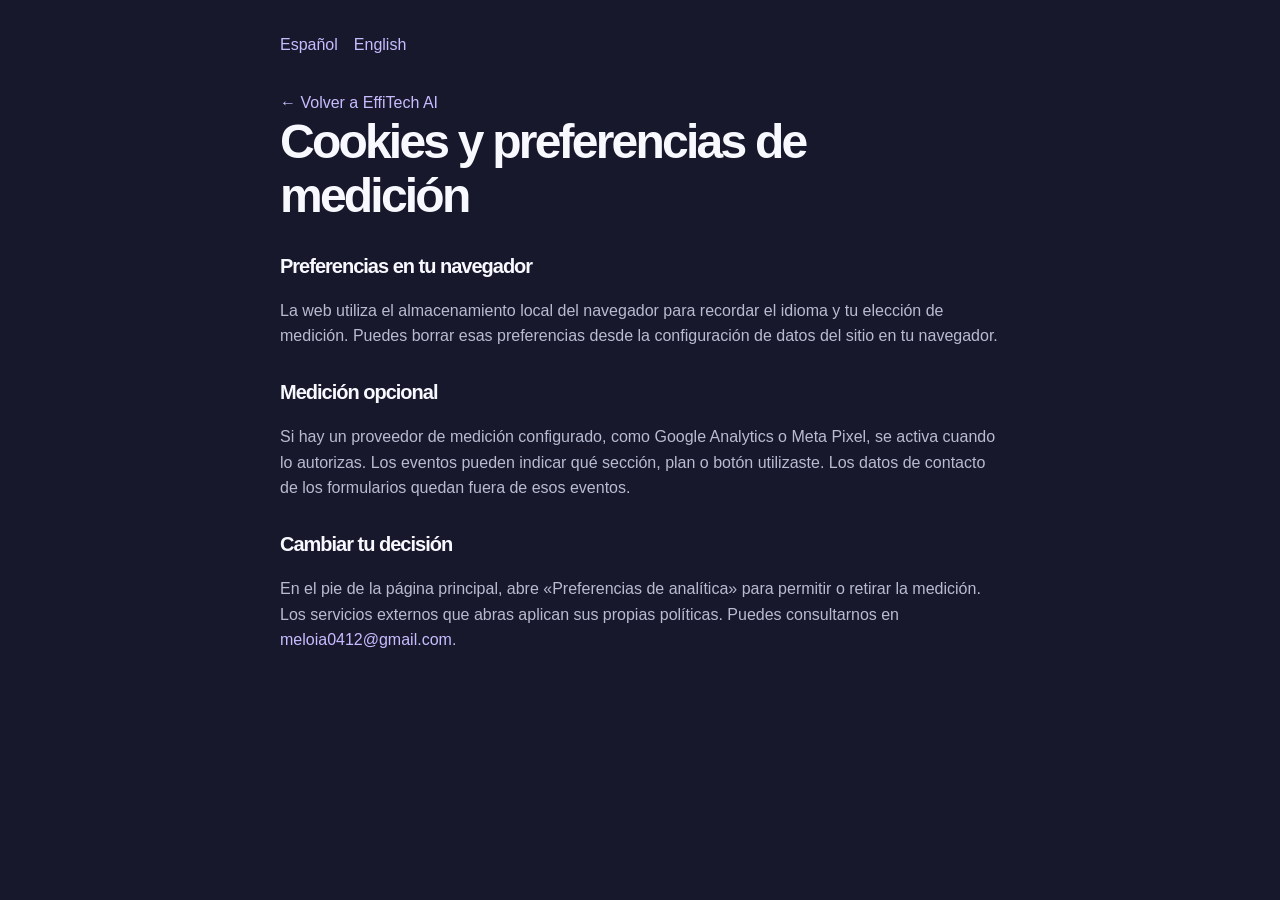
<file: cookies.html>
<!doctype html>
<html lang="es">
<head>
  <meta charset="utf-8">
  <meta name="viewport" content="width=device-width,initial-scale=1">
  <title>Cookies y preferencias de medición · EffiTech AI</title>
  <link rel="icon" href="favicon.svg">
  <link rel="stylesheet" href="styles.css">
  <script src="documento.js" defer></script>
</head>
<body><main class="legal-page">
  <nav aria-label="Idioma / Language"><a href="#es" lang="es">Español</a><a href="#en" lang="en">English</a></nav>
  <article id="es" lang="es">
    <a href="index.html?lang=es">← Volver a EffiTech AI</a>
    <h1>Cookies y preferencias de medición</h1>
    <h2>Preferencias en tu navegador</h2>
    <p>La web utiliza el almacenamiento local del navegador para recordar el idioma y tu elección de medición. Puedes borrar esas preferencias desde la configuración de datos del sitio en tu navegador.</p>
    <h2>Medición opcional</h2>
    <p>Si hay un proveedor de medición configurado, como Google Analytics o Meta Pixel, se activa cuando lo autorizas. Los eventos pueden indicar qué sección, plan o botón utilizaste. Los datos de contacto de los formularios quedan fuera de esos eventos.</p>
    <h2>Cambiar tu decisión</h2>
    <p>En el pie de la página principal, abre «Preferencias de analítica» para permitir o retirar la medición. Los servicios externos que abras aplican sus propias políticas. Puedes consultarnos en <a href="mailto:meloia0412@gmail.com">meloia0412@gmail.com</a>.</p>
  </article>
  <article id="en" lang="en">
    <a href="index.html?lang=en">← Back to EffiTech AI</a>
    <h1>Cookies and analytics preferences</h1>
    <h2>Browser preferences</h2>
    <p>The site uses browser local storage to remember your language and analytics choice. You can clear those preferences in your browser’s site data settings.</p>
    <h2>Optional analytics</h2>
    <p>If an analytics provider such as Google Analytics or Meta Pixel is configured, it is enabled when you consent. Events may indicate which section, plan or button you used. Form contact details are excluded from these events.</p>
    <h2>Change your choice</h2>
    <p>Open “Analytics preferences” in the homepage footer to allow analytics or withdraw your choice. External services you open apply their own policies. Send questions to <a href="mailto:meloia0412@gmail.com">meloia0412@gmail.com</a>.</p>
  </article>
</main></body>
</html>
</file>
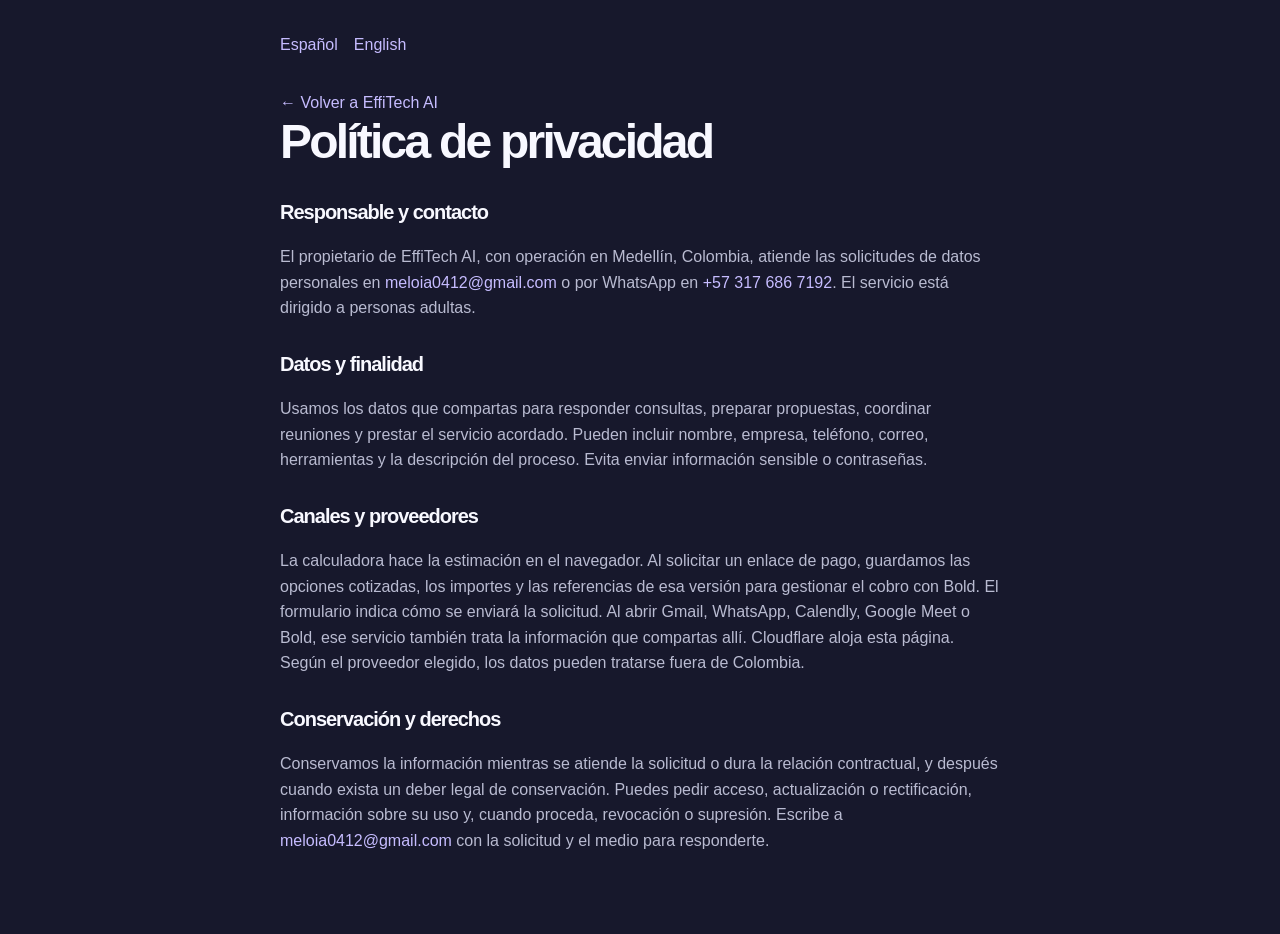
<file: privacidad.html>
<!doctype html>
<html lang="es">
<head>
  <meta charset="utf-8">
  <meta name="viewport" content="width=device-width,initial-scale=1">
  <title>Política de privacidad · EffiTech AI</title>
  <link rel="icon" href="favicon.svg">
  <link rel="stylesheet" href="styles.css">
  <script src="documento.js" defer></script>
</head>
<body><main class="legal-page">
  <nav aria-label="Idioma / Language"><a href="#es" lang="es">Español</a><a href="#en" lang="en">English</a></nav>
  <article id="es" lang="es">
    <a href="index.html?lang=es">← Volver a EffiTech AI</a>
    <h1>Política de privacidad</h1>
    <h2>Responsable y contacto</h2>
    <p>El propietario de EffiTech AI, con operación en Medellín, Colombia, atiende las solicitudes de datos personales en <a href="mailto:meloia0412@gmail.com">meloia0412@gmail.com</a> o por WhatsApp en <a href="https://wa.me/573176867192">+57 317 686 7192</a>. El servicio está dirigido a personas adultas.</p>
    <h2>Datos y finalidad</h2>
    <p>Usamos los datos que compartas para responder consultas, preparar propuestas, coordinar reuniones y prestar el servicio acordado. Pueden incluir nombre, empresa, teléfono, correo, herramientas y la descripción del proceso. Evita enviar información sensible o contraseñas.</p>
    <h2>Canales y proveedores</h2>
    <p>La calculadora hace la estimación en el navegador. Al solicitar un enlace de pago, guardamos las opciones cotizadas, los importes y las referencias de esa versión para gestionar el cobro con Bold. El formulario indica cómo se enviará la solicitud. Al abrir Gmail, WhatsApp, Calendly, Google Meet o Bold, ese servicio también trata la información que compartas allí. Cloudflare aloja esta página. Según el proveedor elegido, los datos pueden tratarse fuera de Colombia.</p>
    <h2>Conservación y derechos</h2>
    <p>Conservamos la información mientras se atiende la solicitud o dura la relación contractual, y después cuando exista un deber legal de conservación. Puedes pedir acceso, actualización o rectificación, información sobre su uso y, cuando proceda, revocación o supresión. Escribe a <a href="mailto:meloia0412@gmail.com">meloia0412@gmail.com</a> con la solicitud y el medio para responderte.</p>
  </article>
  <article id="en" lang="en">
    <a href="index.html?lang=en">← Back to EffiTech AI</a>
    <h1>Privacy policy</h1>
    <h2>Controller and contact</h2>
    <p>The owner of EffiTech AI, operating in Medellín, Colombia, handles personal data requests at <a href="mailto:meloia0412@gmail.com">meloia0412@gmail.com</a> or via WhatsApp at <a href="https://wa.me/573176867192">+57 317 686 7192</a>. The service is intended for adults.</p>
    <h2>Data and purpose</h2>
    <p>We use the details you share to respond to inquiries, prepare proposals, schedule calls and deliver the agreed service. These may include your name, business, phone, email, tools and process description. Please leave out sensitive information and passwords.</p>
    <h2>Channels and providers</h2>
    <p>The calculator runs in your browser. When you request a payment link, we store the selected options, amounts and references for that quote version to manage the payment with Bold. The form explains how the request will be sent. When you open Gmail, WhatsApp, Calendly, Google Meet or Bold, that service also processes the information you share there. Cloudflare hosts this site. Depending on the provider, data may be processed outside Colombia.</p>
    <h2>Retention and your rights</h2>
    <p>We keep information while handling your request or during the contractual relationship, and afterwards when retention is legally required. You can request access, updates or corrections, ask how your information is used and, where applicable, withdraw consent or request deletion. Email <a href="mailto:meloia0412@gmail.com">meloia0412@gmail.com</a> with your request and your preferred way to receive a reply.</p>
  </article>
</main></body>
</html>
</file>
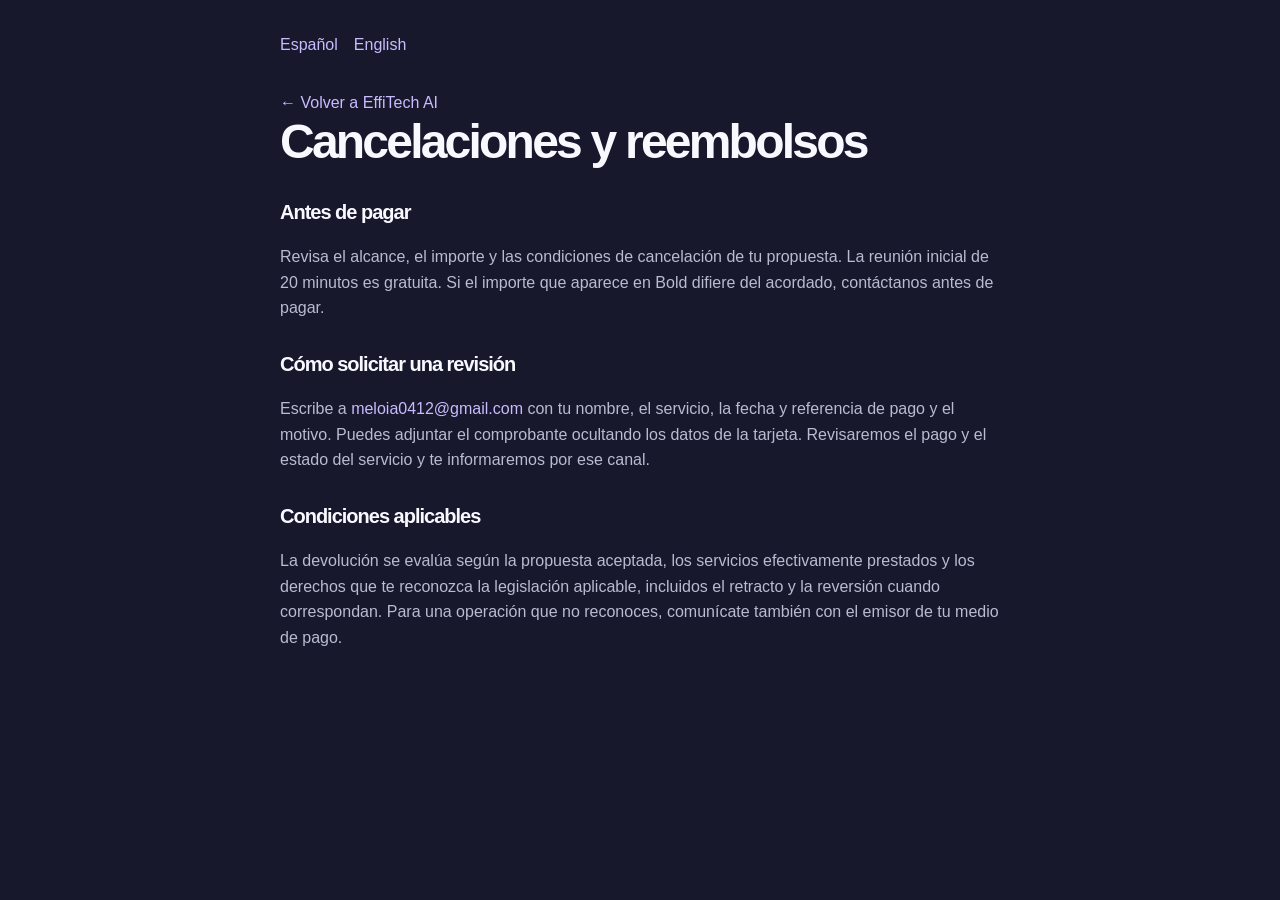
<file: reembolsos.html>
<!doctype html>
<html lang="es">
<head>
  <meta charset="utf-8">
  <meta name="viewport" content="width=device-width,initial-scale=1">
  <title>Cancelaciones y reembolsos · EffiTech AI</title>
  <link rel="icon" href="favicon.svg">
  <link rel="stylesheet" href="styles.css">
  <script src="documento.js" defer></script>
</head>
<body><main class="legal-page">
  <nav aria-label="Idioma / Language"><a href="#es" lang="es">Español</a><a href="#en" lang="en">English</a></nav>
  <article id="es" lang="es">
    <a href="index.html?lang=es">← Volver a EffiTech AI</a>
    <h1>Cancelaciones y reembolsos</h1>
    <h2>Antes de pagar</h2>
    <p>Revisa el alcance, el importe y las condiciones de cancelación de tu propuesta. La reunión inicial de 20 minutos es gratuita. Si el importe que aparece en Bold difiere del acordado, contáctanos antes de pagar.</p>
    <h2>Cómo solicitar una revisión</h2>
    <p>Escribe a <a href="mailto:meloia0412@gmail.com">meloia0412@gmail.com</a> con tu nombre, el servicio, la fecha y referencia de pago y el motivo. Puedes adjuntar el comprobante ocultando los datos de la tarjeta. Revisaremos el pago y el estado del servicio y te informaremos por ese canal.</p>
    <h2>Condiciones aplicables</h2>
    <p>La devolución se evalúa según la propuesta aceptada, los servicios efectivamente prestados y los derechos que te reconozca la legislación aplicable, incluidos el retracto y la reversión cuando correspondan. Para una operación que no reconoces, comunícate también con el emisor de tu medio de pago.</p>
  </article>
  <article id="en" lang="en">
    <a href="index.html?lang=en">← Back to EffiTech AI</a>
    <h1>Cancellations and refunds</h1>
    <h2>Before paying</h2>
    <p>Review your proposal’s scope, price and cancellation terms. The first 20-minute call is free. If Bold shows a different amount from the one agreed, contact us before paying.</p>
    <h2>How to request a review</h2>
    <p>Email <a href="mailto:meloia0412@gmail.com">meloia0412@gmail.com</a> with your name, service, payment date, reference and reason. You may attach your receipt with card details concealed. We will review the payment and service status and reply through that channel.</p>
    <h2>Applicable terms</h2>
    <p>We review refunds under the accepted proposal, the services actually provided and applicable consumer rights, including withdrawal and payment reversal where applicable. If you do not recognize a transaction, also contact your payment provider.</p>
  </article>
</main></body>
</html>
</file>
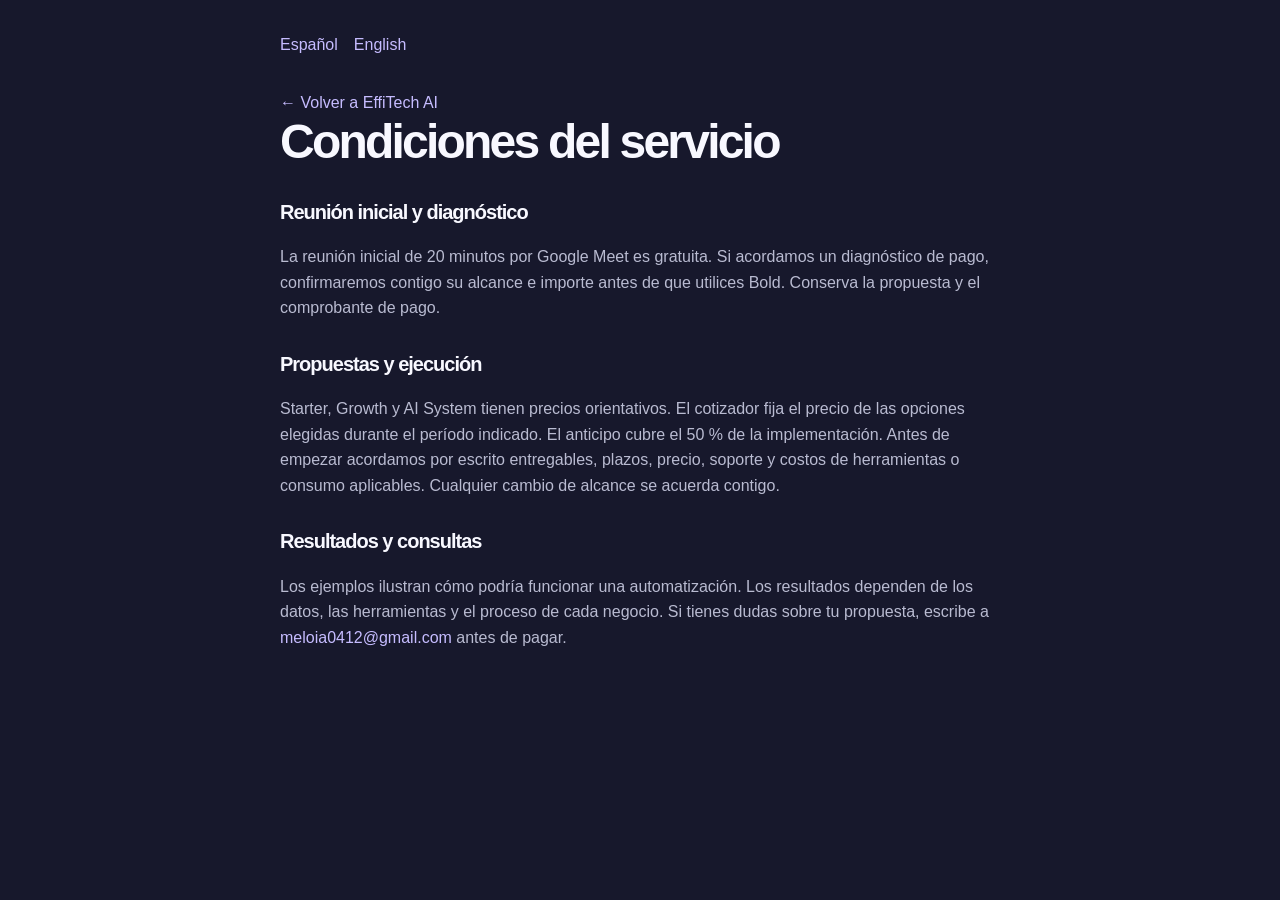
<file: terminos.html>
<!doctype html>
<html lang="es">
<head>
  <meta charset="utf-8">
  <meta name="viewport" content="width=device-width,initial-scale=1">
  <title>Condiciones del servicio · EffiTech AI</title>
  <link rel="icon" href="favicon.svg">
  <link rel="stylesheet" href="styles.css">
  <script src="documento.js" defer></script>
</head>
<body><main class="legal-page">
  <nav aria-label="Idioma / Language"><a href="#es" lang="es">Español</a><a href="#en" lang="en">English</a></nav>
  <article id="es" lang="es">
    <a href="index.html?lang=es">← Volver a EffiTech AI</a>
    <h1>Condiciones del servicio</h1>
    <h2>Reunión inicial y diagnóstico</h2>
    <p>La reunión inicial de 20 minutos por Google Meet es gratuita. Si acordamos un diagnóstico de pago, confirmaremos contigo su alcance e importe antes de que utilices Bold. Conserva la propuesta y el comprobante de pago.</p>
    <h2>Propuestas y ejecución</h2>
    <p>Starter, Growth y AI System tienen precios orientativos. El cotizador fija el precio de las opciones elegidas durante el período indicado. El anticipo cubre el 50 % de la implementación. Antes de empezar acordamos por escrito entregables, plazos, precio, soporte y costos de herramientas o consumo aplicables. Cualquier cambio de alcance se acuerda contigo.</p>
    <h2>Resultados y consultas</h2>
    <p>Los ejemplos ilustran cómo podría funcionar una automatización. Los resultados dependen de los datos, las herramientas y el proceso de cada negocio. Si tienes dudas sobre tu propuesta, escribe a <a href="mailto:meloia0412@gmail.com">meloia0412@gmail.com</a> antes de pagar.</p>
  </article>
  <article id="en" lang="en">
    <a href="index.html?lang=en">← Back to EffiTech AI</a>
    <h1>Service terms</h1>
    <h2>Introductory call and assessment</h2>
    <p>Your first 20-minute Google Meet call is free. If we agree on a paid assessment, we will confirm its scope and price with you before you use Bold. Keep the proposal and your payment receipt.</p>
    <h2>Proposals and delivery</h2>
    <p>Starter, Growth and AI System have indicative prices. The quote fixes the price of the selected options for the specified period. The deposit covers 50% of implementation. Before work starts, we agree in writing on deliverables, timelines, price, support and applicable tool or usage costs. We agree on any change in scope with you.</p>
    <h2>Results and questions</h2>
    <p>The examples illustrate how an automation could work. Results depend on each business’s data, tools and processes. If you have questions about your proposal, email <a href="mailto:meloia0412@gmail.com">meloia0412@gmail.com</a> before paying.</p>
  </article>
</main></body>
</html>
</file>
<file: styles.css>
:root{color-scheme:light;--bg:#fff;--ink:#151923;--muted:#616776;--line:#e7e9ef;--blue:#5955e7;--purple:#8871e8;--soft:#f6f7fa;--radius:1.5rem;--max:1160px;font:100%/1.6 -apple-system,BlinkMacSystemFont,"Segoe UI",sans-serif;font-optical-sizing:auto}
*{box-sizing:border-box}body{margin:0;background:var(--bg);color:var(--ink);-webkit-font-smoothing:antialiased}body.modal-open{overflow:hidden}html{scroll-behavior:smooth;scroll-padding-top:6rem}button,input,textarea{font:inherit}button,a{touch-action:manipulation;-webkit-tap-highlight-color:transparent}button{cursor:pointer}a{color:inherit;text-decoration:none}svg{display:block}p,h1,h2,h3{margin-top:0}p{color:var(--muted)}h1,h2,h3{line-height:1.12}h1{font-size:clamp(3rem,6.8vw,5.5rem);font-weight:650;letter-spacing:-.058em;margin-bottom:1.7rem}h2{font-size:clamp(2.2rem,4.5vw,3.5rem);font-weight:620;letter-spacing:-.05em;margin-bottom:1.3rem}h3{font-size:1.25rem;letter-spacing:-.025em;font-weight:620;margin-bottom:.8rem}::selection{background:#e1ddff}:focus-visible{outline:3px solid #746bea;outline-offset:4px}[hidden]{display:none!important}.container{width:min(var(--max),calc(100% - 3rem));margin:auto}.section{padding:6.5rem 0}.section-heading{display:flex;justify-content:space-between;align-items:flex-end;gap:3rem;margin-bottom:3rem}.section-heading h2{max-width:700px;margin-bottom:0}.section-heading>p{max-width:320px;margin-bottom:.2rem}.eyebrow{display:block;font-size:.8125rem;font-weight:650;letter-spacing:.12em;text-transform:uppercase;color:var(--blue);margin-bottom:1.15rem}.gradient-text{background:linear-gradient(110deg,#5551d8,#9361cd);color:transparent;background-clip:text;-webkit-background-clip:text}.lead{font-size:1.125rem;line-height:1.7}.small{font-size:.875rem}.actions{display:flex;gap:.75rem;flex-wrap:wrap}.btn{display:inline-flex;align-items:center;justify-content:center;gap:.6rem;min-height:3.1rem;padding:.85rem 1.5rem;border:1px solid transparent;border-radius:100px;font-weight:600;font-size:.9375rem;line-height:1.4;transition:background .15s,box-shadow .15s}.btn:hover{box-shadow:0 4px 18px #2a216518}.btn:active{transform:scale(.97);transition:transform 100ms ease-out}.btn-primary{background:#6554bb;color:white}.btn-primary:hover{background:#4a46ce}.btn-secondary{background:white;border-color:#d7dae4;color:var(--ink)}.btn-secondary:hover{background:#f5f5fa}.btn-white{background:white;color:#292442}.btn:disabled{opacity:.55;cursor:wait}.icon{width:1.35rem;height:1.35rem;flex-shrink:0}.grid-2{display:grid;grid-template-columns:repeat(2,minmax(0,1fr));gap:1.3rem}.grid-3{display:grid;grid-template-columns:repeat(3,minmax(0,1fr));gap:1.3rem}.card{border:1px solid var(--line);border-radius:var(--radius);padding:2rem;background:white}.checklist{list-style:none;padding:0;margin:1.5rem 0}.checklist li{display:flex;gap:.65rem;margin:.75rem 0;font-size:.9375rem;color:var(--muted)}.checklist li::before{content:'✓';color:var(--blue)}.skip{position:fixed;z-index:1000;left:1rem;top:1rem;background:#fff;padding:1rem;transform:translateY(-160%)}.skip:focus{transform:none}.text-link{border:0;background:none;padding:0;color:var(--blue);text-decoration:underline;text-underline-offset:3px}
/* Encabezado translúcido: contenido debajo, tipografía estable. */
.header{position:sticky;top:0;z-index:50;background:#ffffffda;backdrop-filter:blur(22px) saturate(160%)}.header::after{content:'';position:absolute;bottom:-1rem;left:0;right:0;height:1rem;background:linear-gradient(#ffffff80,transparent);pointer-events:none}.nav{display:flex;align-items:center;gap:2rem;min-height:4.75rem}.brand{display:inline-flex;align-items:center;gap:.65rem;font-size:1.3rem;font-weight:750;letter-spacing:-.045em}.brand-mark{width:2rem;height:2rem;display:grid;place-items:center;border-radius:.65rem;background:#5b56e6;color:#fff}.brand-mark svg{width:1.25rem;height:1.25rem}.nav-links{display:flex;align-items:center;gap:1.8rem;margin-left:auto}.nav-links>a:not(.btn){font-size:.875rem;color:#54596a}.nav-links>a:hover{color:var(--blue)}.nav .btn{min-height:2.65rem;padding:.65rem 1.2rem;font-size:.875rem}.menu-toggle{display:none;background:none;border:0;padding:.7rem;margin-left:auto}
/* Hero: jerarquía editorial y diagrama de negocio. */
.hero{text-align:center;padding:5.5rem 0 3rem;background:radial-gradient(ellipse at 50% 45%,#e9e5ff66,transparent 70%)}.hero-label{display:inline-flex;align-items:center;gap:.5rem;border:1px solid #e0ddf8;border-radius:100px;padding:.35rem .9rem;font-size:.8125rem;color:#645c96;background:#fcfbff;margin-bottom:1.8rem}.hero-label .icon{width:1rem;height:1rem}.hero h1{max-width:960px;margin-left:auto;margin-right:auto}.hero .lead{max-width:640px;margin:0 auto 1.9rem}.hero .actions{justify-content:center}.hero-note{font-size:.8125rem;margin:1rem auto 0;max-width:560px}.hero-checks{display:flex;justify-content:center;gap:1.5rem;margin:1.7rem 0 0;font-size:.8125rem;color:#656477}.hero-checks span::before{content:'✓';margin-right:.4rem;color:#6860c8}.flow-stage{margin:3.7rem auto 0;position:relative;max-width:1040px;background:linear-gradient(140deg,#fbfbff,#f2f3fa);border:1px solid #e2e3f0;border-radius:1.8rem;padding:1.8rem;text-align:left;box-shadow:0 18px 50px #3633540b}.flow-toolbar{display:flex;justify-content:space-between;align-items:center;gap:1rem;margin-bottom:1.8rem}.flow-toolbar>div{font-size:.875rem;font-weight:600}.flow-toolbar small{display:block;font-weight:400;color:var(--muted);font-size:.8125rem}.flow-control{display:inline-flex;align-items:center;gap:.4rem;border:1px solid #dcdce9;border-radius:100px;background:white;color:#4c4870;padding:.4rem .8rem;font-size:.8125rem;min-height:2.5rem}.flow-control:active{transform:scale(.97)}.flow-nodes{list-style:none;padding:0;margin:0;display:grid;grid-template-columns:repeat(6,minmax(0,1fr));gap:1.25rem;position:relative}.flow-nodes::before{content:'';position:absolute;top:2.2rem;left:7%;right:7%;height:1px;background:#d1ccec}.flow-node{position:relative;text-align:center;z-index:1}.node-icon{display:grid;place-items:center;background:white;border:1px solid #dfddeb;box-shadow:0 4px 10px #36335406;border-radius:1.1rem;width:4.4rem;height:4.4rem;margin:0 auto .8rem;color:#73708a;transition:background .2s,color .2s,border-color .2s}.node-icon .icon{width:1.7rem;height:1.7rem}.flow-node.active .node-icon{background:#5b56e6;color:white;border-color:#5b56e6;box-shadow:0 6px 20px #5b56e633}.flow-node.done .node-icon{border-color:#b7b0ee;color:#5c51c4;background:#f2efff}.flow-node b{display:block;font-size:.875rem;font-weight:600}.flow-node small{display:block;font-size:.75rem;color:#72788a}.flow-result{display:flex;align-items:center;gap:.8rem;border-top:1px solid #e1e2ed;margin-top:1.8rem;padding-top:1.15rem;font-size:.875rem;color:#575e72;min-height:3rem}.flow-result .icon{color:#6557c9}.flow-result strong{font-weight:550;color:#3f405e}.flow-footnote{font-size:.75rem;color:#767d8f;margin:1rem 0 0}.integrations{padding-top:2.8rem;text-align:center}.integrations p{font-size:.8125rem;margin-bottom:1.2rem}.tools{display:flex;justify-content:center;gap:2.5rem;flex-wrap:wrap;color:#767c8b;font-weight:600;font-size:.9375rem}
/* Problèmes, solutions et processus. */
.soft{background:var(--soft)}.problem-card{padding:1.8rem;background:white}.problem-card .icon{color:#8c89a5;margin-bottom:1rem}.problem-card h3{font-size:1.05rem;line-height:1.45;margin:0}.bridge{margin:2rem 0 0;font-size:1.125rem;font-weight:500;color:#53506f}.service{padding:2.2rem;background:#fbfbfd}.service-icon{width:3rem;height:3rem;display:grid;place-items:center;background:#ebe8fc;border-radius:1rem;color:#6257cf;margin-bottom:1.6rem}.service-kicker{font-size:.75rem;color:#766d9e;letter-spacing:.08em;display:block;margin-bottom:.65rem}.service p{max-width:460px;margin-bottom:0}.service .checklist{margin-bottom:0}.service h3{font-size:1.5rem}.process-grid{display:grid;grid-template-columns:repeat(4,minmax(0,1fr));gap:2rem;margin-top:3.5rem}.process-step{border-top:1px solid #d5d6e3;padding-top:1.5rem}.process-step>span{display:block;font-size:2.7rem;line-height:1;font-weight:350;color:#b3addb;margin-bottom:1.5rem;letter-spacing:-.05em}.process-step h3{font-size:1.15rem;line-height:1.4}.process-step p{font-size:.9375rem}.process-note{text-align:center;margin:2.5rem 0 0;font-size:.875rem}
/* Selector de ejemplos con indicador de resorte, sin bloquear entradas. */
.tabs{display:inline-flex;position:relative;padding:.35rem;background:#eeeff5;border-radius:100px;gap:.15rem;margin-bottom:2rem;max-width:100%}.tab-indicator{position:absolute;left:0;top:.35rem;bottom:.35rem;background:white;border-radius:100px;box-shadow:0 2px 8px #20204310;pointer-events:none}.tab{position:relative;z-index:1;background:none;border:0;color:#656a7c;font-size:.875rem;font-weight:500;padding:.75rem 1.2rem;min-height:2.75rem;border-radius:100px}.tab[aria-selected=true]{color:#5047c1}.example{padding:2.5rem;min-height:270px;background:white;border-radius:1.5rem;border:1px solid var(--line)}.example-heading{display:flex;justify-content:space-between;gap:2rem}.example-heading p{margin-bottom:0;max-width:620px}.badge{display:inline-block;white-space:nowrap;height:max-content;font-size:.75rem;padding:.35rem .7rem;border-radius:100px;background:#f0eff9;color:#746b9f}.example-flow{display:grid;grid-template-columns:repeat(3,minmax(0,1fr));gap:1rem;margin-top:2rem}.example-step{display:flex;align-items:center;gap:1rem;border:1px solid #e6e5ef;border-radius:1rem;padding:1.1rem;font-size:.9375rem;font-weight:500}.example-step span{font-size:.8125rem;color:#8c82bf}.example-outcome{margin-top:1.5rem;margin-bottom:0;font-size:.875rem;color:#5e54a1}
/* Resultados potenciales, sin prueba social inventada. */
.results{background:#17182c;color:white;border-radius:2rem;padding:3.5rem;position:relative;overflow:hidden}.results .eyebrow{color:#b4a8f4}.results h2{max-width:720px}.metrics{display:grid;grid-template-columns:repeat(3,minmax(0,1fr));gap:2rem;margin-top:3rem}.metric{border-left:1px solid #555068;padding-left:1.4rem}.metric strong{display:block;font-size:3.4rem;font-weight:500;line-height:1.1;letter-spacing:-.06em;color:#c2b4ff;margin-bottom:.8rem}.metric p{color:#c5c4d4;font-size:.9375rem;margin:0}.results-note{font-size:.8125rem;color:#abaaC3;max-width:820px;margin:2rem 0 0}.benefits{display:flex;gap:1.5rem;flex-wrap:wrap;margin-top:2rem;font-size:.875rem;color:#d4d1e7}
/* Precios */
.plans{margin-top:3rem;gap:1.25rem}.plan{display:flex;flex-direction:column;padding:2rem}.plan.featured{background:#f7f5ff;border-color:#a79ae6;box-shadow:0 10px 32px #5b56e608}.plan-name{font-size:.875rem;letter-spacing:.1em;font-weight:650;text-transform:uppercase}.plan-tag{margin-top:.6rem;font-size:.75rem;font-weight:600;color:#6854b3}.price{font-size:2rem;letter-spacing:-.045em;line-height:1.3;color:var(--ink);margin:1.5rem 0 .1rem;font-weight:600}.price small{font-size:.8125rem;font-weight:400;letter-spacing:0;color:var(--muted)}.plan>p{font-size:.9375rem}.plan .checklist{flex:1}.plan .btn{width:100%;font-size:.875rem;padding:.85rem 1rem}.maintenance{display:flex;align-items:center;justify-content:space-between;gap:2rem;padding:1.5rem 2rem;margin-top:1.5rem;border:1px solid var(--line);border-radius:1.2rem}.maintenance p{margin:0}.maintenance strong{font-size:1rem;color:#6554b4;white-space:nowrap}.pricing-note{text-align:center;max-width:850px;margin:1.5rem auto 0;font-size:.8125rem}
/* Auditoría, industrias, FAQ. */
.audit-layout{display:grid;grid-template-columns:1fr 1fr;gap:5rem;align-items:center}.audit-copy h2{max-width:530px}.audit-form{padding:2rem;background:white;border:1px solid #dfdce9;box-shadow:0 20px 50px #4d42780a;border-radius:1.6rem}.fields{display:grid;grid-template-columns:1fr 1fr;gap:1rem}.field{display:flex;flex-direction:column;gap:.45rem}.field-full{grid-column:1/-1}label{font-size:.875rem;font-weight:500}input,textarea{width:100%;background:#fafafd;color:var(--ink);border:1px solid #dcdde7;border-radius:.65rem;padding:.75rem .85rem;min-height:3rem}textarea{resize:vertical;min-height:110px}input::placeholder,textarea::placeholder{color:#858a99}input:focus,textarea:focus{outline:2px solid #756aea22;border-color:#8275d7}.field-error{font-size:.8125rem;color:#b53a4b;margin:0;min-height:0}.consent{display:flex;align-items:flex-start;gap:.6rem;margin:1.2rem 0}.consent input{width:1rem;min-height:1rem;margin-top:.25rem;flex-shrink:0;accent-color:var(--blue)}.consent label{font-size:.8125rem;font-weight:400;color:var(--muted)}.audit-form .btn{width:100%}.form-note{font-size:.8125rem;margin:1rem 0 0}.form-status{margin:1rem 0 0;font-size:.875rem;color:#6656b0}.form-status:empty{display:none}.honeypot{position:absolute;width:1px;height:1px;overflow:hidden;clip-path:inset(50%)}.industries{display:grid;grid-template-columns:repeat(6,minmax(0,1fr));gap:1.2rem}.industry{grid-column:span 2;background:#fafafd}.industry:nth-last-child(-n+2){grid-column:span 3}.industry .icon{color:#7c70b6;margin-bottom:1.5rem}.industry p{font-size:.9375rem;margin-bottom:0}.faq-layout{display:grid;grid-template-columns:.8fr 1.2fr;gap:5rem}.faq-layout h2{max-width:370px}.faq-layout>div>p{max-width:350px}details{padding:1.4rem 0;border-bottom:1px solid var(--line)}details:first-child{border-top:1px solid var(--line)}summary{display:flex;align-items:center;justify-content:space-between;gap:1.5rem;cursor:pointer;font-weight:500;list-style:none}summary::-webkit-details-marker{display:none}summary::after{content:'+';font-size:1.4rem;color:#8b81b0;font-weight:350}details[open] summary::after{content:'−'}details p{margin:1rem 1.5rem 0 0;font-size:.9375rem}.final-cta{text-align:center;background:linear-gradient(130deg,#5953cb,#7163dc);padding:5.5rem 1.5rem;color:white;border-radius:2rem}.final-cta h2{max-width:830px;margin:0 auto 1.3rem}.final-cta p{color:#e3dffc;font-size:1.125rem}.final-cta .actions{justify-content:center;margin-top:1.8rem}.final-cta .btn-secondary{background:transparent;border-color:#ffffff6a;color:white}.final-cta small{display:block;margin-top:1.2rem;color:#e0dbf7;font-size:.8125rem}
footer{padding:4rem 0 1.5rem}.footer-grid{display:grid;grid-template-columns:1.5fr 1fr 1fr;gap:4rem}.footer-brand p{max-width:290px;margin:1rem 0;font-size:.9375rem}.footer-title{font-size:.875rem;font-weight:600;color:var(--ink);margin-bottom:1.2rem}.footer-links{display:grid;gap:.6rem}.footer-links a,.footer-links button{font-size:.875rem;color:var(--muted);text-align:left;border:0;background:none;padding:0}.footer-links a:hover,.footer-links button:hover{color:var(--blue)}.socials{display:flex;gap:.6rem;margin-top:1.5rem}.socials button,.socials a{width:2.5rem;height:2.5rem;display:grid;place-items:center;border:1px solid #e4e2ed;border-radius:.7rem;background:white;color:#6c6687}.footer-bottom{border-top:1px solid var(--line);margin-top:3rem;padding-top:1.5rem;display:flex;justify-content:space-between;gap:1rem;flex-wrap:wrap;font-size:.8125rem;color:#767b89}.floating-wa{position:fixed;bottom:1.5rem;right:1.5rem;z-index:40;display:flex;align-items:center;gap:.6rem;background:#242537;color:white;padding:.9rem 1.1rem;border-radius:100px;box-shadow:0 5px 25px #20213e25;font-size:.875rem;font-weight:500}.floating-wa:active{transform:scale(.97)}.floating-wa .icon{color:#98e3c2}.floating-wa span{max-width:0;overflow:hidden;white-space:nowrap;transition:max-width .2s}.floating-wa:hover span,.floating-wa:focus span{max-width:100px}
dialog{color:var(--ink);background:#fff;border:1px solid #e2dfec;border-radius:1.5rem;padding:2rem;width:min(540px,calc(100% - 2rem));max-height:85vh;box-shadow:0 25px 100px #18152e40}dialog::backdrop{background:#17132a66;backdrop-filter:blur(5px)}.dialog-top{display:flex;justify-content:space-between;gap:1.5rem;align-items:flex-start;margin-bottom:1.2rem}.dialog-top h3{margin:0;line-height:1.4}.dialog-close{background:#f3f2f7;border:0;border-radius:50%;width:2rem;height:2rem;display:grid;place-items:center;font-size:1.2rem;color:#636079}.dialog-actions{display:grid;gap:.65rem;margin-top:1.5rem}.request-preview{padding:1rem;background:#f6f5fa;border-radius:.8rem;white-space:pre-wrap;font-size:.875rem;color:#5e5b73;max-height:180px;overflow:auto;overflow-wrap:anywhere}.reveal-ready .reveal{opacity:0;transform:translateY(1rem);transition:opacity .5s ease-out,transform .5s ease-out}.reveal-ready .reveal.visible{opacity:1;transform:none}
@media(max-width:1000px){.nav-links{gap:1.2rem}.audit-layout,.faq-layout{gap:3rem}.card{padding:1.6rem}.price{font-size:1.8rem}.flow-nodes{gap:.6rem}.flow-node small{font-size:.75rem}.example{padding:2rem}}
@media(max-width:800px){.section{padding:4.5rem 0}.nav{min-height:4.3rem}.menu-toggle{display:block}.nav-links{display:none;position:absolute;top:4.3rem;left:0;right:0;background:#fffffff5;backdrop-filter:blur(20px);padding:1.5rem;flex-direction:column;align-items:stretch;gap:1.4rem;box-shadow:0 12px 18px #342c4710}.nav-links.open{display:flex}.nav-links>a:not(.btn){font-size:1rem}.hero{padding-top:3.5rem}.hero h1{font-size:clamp(2.9rem,8vw,4.5rem)}.section-heading{flex-direction:column;align-items:flex-start;gap:1.3rem}.section-heading>p{max-width:580px}.flow-nodes{grid-template-columns:repeat(3,minmax(0,1fr));gap:1.5rem .7rem}.flow-nodes::before{display:none}.flow-stage{margin-top:3rem}.grid-3{grid-template-columns:repeat(2,minmax(0,1fr))}.process-grid{grid-template-columns:1fr 1fr;gap:2rem}.plans{grid-template-columns:1fr;gap:1.2rem}.plan{padding:2rem}.price{font-size:2rem}.plan .checklist{display:grid;grid-template-columns:1fr 1fr;gap:0 1rem}.audit-layout,.faq-layout{grid-template-columns:1fr}.audit-copy h2{max-width:650px}.metrics{gap:1.5rem}.metric strong{font-size:2.8rem}.results{padding:2.5rem}.industry,.industry:nth-last-child(-n+2){grid-column:span 3}.industry:last-child{grid-column:span 6}.faq-layout h2,.faq-layout>div>p{max-width:600px}.footer-grid{gap:2rem;grid-template-columns:1fr 1fr}.footer-brand{grid-column:1/-1}.footer-brand p{max-width:450px}.tools{gap:1rem 2rem}.example-heading{flex-direction:column;gap:1rem}.example-flow{grid-template-columns:1fr 1fr}}
@media(max-width:480px){.container{width:calc(100% - 2rem)}h1{font-size:2.8rem}h2{font-size:2.15rem}.hero{padding-top:2.6rem}.hero .actions{flex-direction:column}.hero .btn{width:100%}.hero-checks{gap:.6rem;flex-wrap:wrap}.hero .lead{font-size:1rem}.flow-stage{padding:1.2rem;border-radius:1.3rem}.flow-toolbar>div{font-size:.8125rem}.flow-toolbar small{max-width:170px}.flow-control{padding:.4rem .6rem;font-size:.75rem}.node-icon{width:3.5rem;height:3.5rem;border-radius:1rem}.flow-node b{font-size:.8125rem}.flow-node small{font-size:.75rem}.flow-result{align-items:flex-start;font-size:.8125rem}.grid-2,.grid-3,.fields{grid-template-columns:1fr}.section-heading{margin-bottom:2rem}.service{padding:1.6rem}.service h3{font-size:1.3rem}.process-grid{gap:1.5rem}.process-step h3{font-size:1rem}.process-step p{font-size:.875rem}.tabs{display:flex;border-radius:1rem;gap:0;padding:.35rem}.tab-indicator{border-radius:.75rem}.tab{font-size:.8125rem;padding:.6rem .45rem;flex:1}.example{padding:1.5rem}.example-flow{grid-template-columns:1fr;gap:.6rem}.example-step{font-size:.875rem;padding:.9rem}.results{padding:1.8rem;border-radius:1.4rem}.metrics{grid-template-columns:1fr;gap:1.5rem;margin-top:2rem}.metric strong{font-size:2.5rem}.benefits{gap:.7rem}.plan .checklist{display:block}.maintenance{flex-direction:column;align-items:flex-start;gap:.6rem;padding:1.3rem}.audit-form{padding:1.5rem}.industries{grid-template-columns:1fr}.industry,.industry:nth-last-child(-n+2),.industry:last-child{grid-column:auto}.final-cta{padding:3.5rem 1.5rem;border-radius:1.4rem}.final-cta .actions{flex-direction:column}.footer-bottom{padding-right:2.5rem}.floating-wa{right:1rem;bottom:1rem;padding:.85rem}.floating-wa span{display:none}.footer-grid{gap:2rem 1rem}dialog{padding:1.5rem}}
@media(prefers-reduced-motion:reduce){html{scroll-behavior:auto}*,*::before,*::after{animation:none!important;transition:none!important}.reveal-ready .reveal{opacity:1;transform:none}.btn:active{transform:none}}
@media(prefers-reduced-transparency:reduce){.header,.nav-links{background:white;backdrop-filter:none}dialog::backdrop{backdrop-filter:none;background:#17132ab3}}
@media(prefers-contrast:more){:root{--muted:#343947;--line:#8d8c9e}.header{background:white;backdrop-filter:none}.card{border-color:#77718e}.gradient-text{background:none;color:#4439ae}.flow-node small,.flow-footnote,.hero-note{color:#404452}.results-note{color:#e6e2fa}}
/* Tema nocturno premium inspirado en la referencia: misma estructura, nuevas superficies. */
:root{color-scheme:dark;--bg:#17182c;--ink:#f8f8ff;--muted:#b9bbd1;--line:#3c3e5d;--blue:#9d8cff;--purple:#b5a4ff;--soft:#131426}
body{background:var(--bg);color:var(--ink)}p{color:var(--muted)}.section.soft{background:var(--soft)}::selection{background:#6e5edc;color:#fff}.eyebrow{color:#b3a2ff}.gradient-text{background:linear-gradient(110deg,#a995ff,#d1b8ff);color:transparent;background-clip:text;-webkit-background-clip:text}
.header{background:#17182ccc;border-bottom:1px solid #3b3d5d;backdrop-filter:blur(22px) saturate(150%)}.header::after{background:linear-gradient(#17182c99,transparent)}.nav-links>a:not(.btn){color:#c5c7dc}.nav-links>a:hover{color:#b5a4ff}.menu-toggle{color:#f8f8ff}.brand-mark{background:#8172f2}.language-toggle{background:#242642;border-color:#55577b;color:#d0caff}.language-toggle .lang-active{color:#c2b3ff}
.hero{background:radial-gradient(ellipse at 50% 32%,#40366e66,transparent 70%)}.hero-label{border-color:#514b79;color:#c4b9ff;background:#242442}.hero-checks{color:#c0c1d5}.flow-stage{background:linear-gradient(140deg,#222440,#1d1f39);border-color:#46486b;box-shadow:0 18px 50px #05061166}.flow-control{background:#292b4a;border-color:#575a80;color:#ddd9ff}.flow-nodes::before{background:linear-gradient(90deg,#4c4d70,#9c8cff,#4c4d70)}.node-icon{background:#292b49;border-color:#505277;color:#bfc1d8;box-shadow:0 4px 10px #05061155}.flow-node.done .node-icon{background:#312d63;border-color:#8173e6;color:#c8beff}.flow-result{border-color:#45476b;color:#d0d1e3}.flow-result strong{color:#fff}.flow-footnote,.flow-status{color:#989bb7}.tools{color:#a6a9c4}
.card,.problem-card,.service,.example,.industry,.audit-form,.calculator-form{background:#20223d;border-color:#414466;color:var(--ink);box-shadow:0 14px 38px #05061133}.card:hover,.industry:hover,.plan:hover{border-color:#7770c0;box-shadow:0 18px 42px #05061166}.service-icon{background:#34305f;color:#c4b5ff}.checklist li{color:#bfc1d6}.checklist li::before{color:#b6a4ff}.tabs{background:#282a49}.tab{color:#b6b8cf}.tab-indicator{background:#494272;box-shadow:0 2px 8px #05061155}.example-step:hover{background:#2b2d4c}.badge{background:#34315b;color:#c9c0ff}.featured{background:#29264b;border-color:#8173d0}.pricing-explainer{background:#20223d;border-color:#414466}.pricing-details summary{color:#b6a5ff}
.results{background:#111223;border:1px solid #3d3f61}.audit-form input,.audit-form textarea,.calculator-form input,.calculator-form select{background:#17192f;border-color:#4a4d70;color:#f8f8ff}.audit-form input::placeholder,.audit-form textarea::placeholder{color:#8589a6}.audit-form input:focus,.audit-form textarea:focus{box-shadow:0 0 0 5px #9d8cff22,0 8px 24px #05061155}.calculator-result{background:#5b50bd}.final-cta{background:linear-gradient(130deg,#40388d,#6654bd)}.btn-secondary{background:#292b49;border-color:#5b5e83;color:#f5f4ff}.btn-secondary:hover{background:#353760}.btn-white{background:#f7f6ff;color:#24203d}.floating-wa{background:#292b49;border:1px solid #55597b}.dialog-close{background:#30324f;color:#ddd9ff}.request-preview{background:#17192f;color:#c2c4d8}dialog{background:#20223d;color:#f8f8ff;border-color:#4a4c70}dialog::backdrop{background:#050611b8}.skip{background:#242642;color:#fff}
.automation-visual{background:#20223d;border-color:#494b70}.automation-visual img{filter:brightness(.65) saturate(1.35);mix-blend-mode:screen;opacity:.82}.automation-visual figcaption{background:#20223dcc;color:#d4ceff}.footer-links a,.footer-links button{color:#b9bbd1}.footer-links a:hover,.footer-links button:hover{color:#b5a4ff}.socials a,.socials button{background:#20223d;border-color:#494b70;color:#c5baff}.footer-bottom{border-color:#3b3e5d;color:#989bb7}
@media(max-width:800px){.nav-links{background:#17182cf5;border-color:#3b3d5d}.automation-visual figcaption{background:#20223d;color:#d4ceff}}
@media(prefers-contrast:more){body{background:#101121}.card,.example,.audit-form,.calculator-form{border-color:#8c8eae}.header{background:#17182c}}
.flow-nodes::before{background:linear-gradient(90deg,#d1ccec,#8d83ff,#d1ccec);background-size:200% 100%;animation:flow-line-shimmer 2.8s linear infinite}.flow-node.done .node-icon{box-shadow:0 0 0 5px #8d83ff16}.flow-node.active .node-icon{animation:node-pulse 1.1s ease-in-out infinite}.flow-result{transition:background .35s ease,transform .35s ease}.flow-result:has(+ .flow-status){background:linear-gradient(90deg,transparent,#f8f7ff,transparent)}.flow-status{margin:.65rem 0 0;color:#77718e;font-size:.75rem;text-align:center;min-height:1.1rem}.flow-stage.is-playing .flow-status{color:#5b56e6}.flow-stage:has(.flow-node:last-child.active) .flow-result{transform:translateY(-2px);background:#f1efff;border-radius:.7rem;padding:.8rem}.flow-control{transition:transform .2s ease,background .2s ease,box-shadow .2s ease}.flow-control:hover{transform:translateY(-2px);box-shadow:0 8px 18px #5146a11a}
@keyframes flow-line-shimmer{from{background-position:0 0}to{background-position:200% 0}}@keyframes node-pulse{0%,100%{box-shadow:0 6px 20px #5b56e633}50%{box-shadow:0 8px 28px #8d83ff80,0 0 0 8px #8d83ff18}}
@media(prefers-reduced-motion:reduce){.flow-nodes::before,.flow-node.active .node-icon{animation:none}.flow-result{transition:none}}
/* Corrige el recorrido del punto: permanece dentro del flujo y vuelve a Cliente. */
@keyframes flow-travel-contained{0%{left:7%;transform:translateX(-50%)}100%{left:93%;transform:translateX(-50%)}}
.language-toggle{display:inline-flex;align-items:center;gap:.3rem;border:1px solid #dcd9ed;background:#fff;border-radius:100px;padding:.55rem .75rem;color:#6a6484;font-size:.75rem;font-weight:700;letter-spacing:.04em}.language-toggle .lang-active{color:#5148c8}.pricing-explainer{display:flex;align-items:center;justify-content:space-between;gap:2rem;margin-top:1.5rem;padding:1.5rem 1.7rem;border:1px solid #e2dfef;border-radius:1.2rem;background:#fbfaff}.pricing-explainer h3{margin-bottom:.4rem}.pricing-explainer p{max-width:720px;margin:0}.pricing-details{min-width:220px}.pricing-details summary{cursor:pointer;color:#5549c9;font-weight:650}.pricing-details .checklist{margin-bottom:0}.calculator{display:grid;grid-template-columns:1fr 1.1fr;gap:2.5rem;align-items:center}.calculator h2{margin-bottom:.8rem}.calculator-form{padding:1.6rem;border:1px solid #e2dfef;border-radius:1.4rem;background:#fff;box-shadow:0 16px 45px #3633540d}.calculator-form label{display:grid;gap:.4rem;color:#545166;font-size:.85rem;font-weight:600}.calculator-form input,.calculator-form select{width:100%;padding:.8rem 1rem;border:1px solid #d9d7e4;border-radius:.7rem;background:#fff;color:var(--ink)}.calculator-form .btn{margin-top:1rem}.calculator-result{grid-column:1/-1;display:flex;align-items:center;justify-content:space-between;gap:1rem;padding:1.4rem 1.6rem;border-radius:1.1rem;background:#5b56e6;color:#fff;box-shadow:0 18px 40px #5b56e633}.calculator-result p{color:#eeedff;margin-bottom:0}.calculator-result .eyebrow{color:#c9c5ff}.calculator-result h3{margin-bottom:.5rem}.calculator-result[hidden]{display:none}
@media(max-width:800px){.language-toggle{align-self:center}.calculator{grid-template-columns:1fr}.pricing-explainer,.calculator-result{align-items:flex-start;flex-direction:column}.calculator-result{grid-column:auto}.pricing-details{min-width:0}}

/* Movimiento editorial y microinteracciones premium */
.automation-visual{position:relative;margin:3rem auto 0;max-width:1040px;border:1px solid #e2e3f0;border-radius:1.8rem;overflow:hidden;background:#f7f6ff;box-shadow:0 20px 60px #4d42a514;transform:translateY(var(--parallax-y,0));transition:transform .25s ease,box-shadow .35s ease}
.automation-visual:hover{box-shadow:0 28px 80px #4d42a526}.automation-visual img{display:block;width:100%;height:auto;mix-blend-mode:multiply}.automation-visual figcaption{position:absolute;left:1.25rem;bottom:1.1rem;padding:.55rem .8rem;border-radius:100px;background:#ffffffd9;backdrop-filter:blur(10px);font-size:.75rem;color:#514b77}
.flow-nodes::after{content:'';position:absolute;top:calc(2.2rem - 3px);left:7%;width:9px;height:7px;border-radius:50%;background:#8d83ff;box-shadow:0 0 0 5px #8d83ff22;animation:flow-travel-contained 4.8s linear infinite;z-index:2}.flow-stage.is-playing .flow-nodes::after{animation-duration:1.35s}.flow-node .node-icon{transition:transform .35s cubic-bezier(.2,.8,.2,1),box-shadow .25s ease}.flow-node:hover .node-icon{transform:translateY(-6px) rotate(-3deg);box-shadow:0 12px 26px #5b56e633}
.card,.industry,.plan{transition:transform .35s cubic-bezier(.2,.8,.2,1),box-shadow .35s ease,border-color .35s ease}.card:hover,.industry:hover,.plan:hover{transform:translateY(-7px);box-shadow:0 18px 42px #36335414;border-color:#c8c2f4}.service-icon{transition:transform .35s ease,background .35s ease}.service:hover .service-icon{transform:rotate(-7deg) scale(1.08);background:#eeecff}
.process-animated .process-step{opacity:.55;transform:translateY(10px);transition:opacity .5s ease,transform .5s ease,filter .5s ease}.process-animated .process-step.visible{opacity:1;transform:none;filter:none}.process-animated .process-step:nth-child(1).visible{transition-delay:.05s}.process-animated .process-step:nth-child(2).visible{transition-delay:.12s}.process-animated .process-step:nth-child(3).visible{transition-delay:.19s}.process-animated .process-step:nth-child(4).visible{transition-delay:.26s}
.process-step>span{transition:color .3s ease,background .3s ease,transform .3s ease}.process-step:hover>span{color:#fff;background:#5b56e6;transform:scale(1.08)}
.example-step{transition:transform .3s ease,background .3s ease,box-shadow .3s ease}.example-step:hover{transform:translateX(5px);background:#faf9ff;box-shadow:0 8px 20px #5146a012}.example-step span{transition:transform .3s ease}.example-step:hover span{transform:scale(1.12)}

.audit-form input:focus,.audit-form textarea:focus{box-shadow:0 0 0 5px #7168e51a,0 8px 24px #5146a10d;transform:translateY(-1px)}.audit-form input,.audit-form textarea{transition:box-shadow .25s ease,transform .25s ease}
.floating-wa{animation:wa-breathe 4.5s ease-in-out infinite}.floating-wa:hover{animation-play-state:paused}
.metric strong{display:inline-block}.metric strong.counted{animation:count-pop .65s cubic-bezier(.2,.8,.2,1)}
@keyframes wa-breathe{0%,72%,100%{box-shadow:0 5px 25px #20213e25}84%{box-shadow:0 5px 25px #20213e25,0 0 0 9px #98e3c233}}@keyframes count-pop{0%{transform:scale(.7);opacity:.2}100%{transform:scale(1);opacity:1}}
@media(max-width:800px){.automation-visual{margin-top:2rem;border-radius:1.3rem}.automation-visual figcaption{position:relative;left:auto;bottom:auto;border-radius:0;padding:.8rem 1rem}.flow-nodes::after{display:none}}
@media(prefers-reduced-motion:reduce){.automation-visual,.card,.industry,.plan,.audit-form input,.audit-form textarea{transition:none}.floating-wa,.flow-nodes::after{animation:none}.process-animated .process-step{opacity:1;transform:none}}

/* Última capa de tema: evita que reglas antiguas devuelvan superficies blancas. */
:root{color-scheme:dark!important;--bg:#17182c!important;--ink:#f8f8ff!important;--muted:#b9bbd1!important;--line:#3c3e5d!important;--soft:#131426!important}
body,.hero{background-color:#17182c!important;color:#f8f8ff}.soft{background:#131426!important}.card,.problem-card,.service,.example,.industry,.audit-form,.calculator-form,.pricing-explainer,.featured,.plan{background:#20223d!important;color:#f8f8ff;border-color:#414466!important}.calculator-form input,.calculator-form select,.audit-form input,.audit-form textarea{background:#17192f!important;color:#f8f8ff!important;border-color:#4a4d70!important}.calculator-form input::placeholder,.audit-form input::placeholder,.audit-form textarea::placeholder{color:#8589a6!important}.pricing-explainer p,.calculator-form label{color:#b9bbd1!important}.pricing-details summary{color:#b6a5ff!important}.featured{box-shadow:0 14px 40px #05061166!important}.btn-secondary{background:#292b49!important;color:#f5f4ff!important;border-color:#5b5e83!important}.tabs{background:#282a49!important}.tab-indicator{background:#494272!important}.tab{color:#b6b8cf!important}.dialog-close{background:#30324f!important;color:#ddd9ff!important}.request-preview{background:#17192f!important;color:#c2c4d8!important}

.language-toggle{margin-inline-start:auto;min-height:44px;padding:.4rem .85rem;background:#292b46;color:#c3c5dc;border-color:#575978;font-size:.9rem}
html[lang="es"] .language-toggle [lang="es"],html[lang="en"] .language-toggle [lang="en"]{color:#fff;text-decoration:underline;text-underline-offset:.25em}
.hero-note a,.legal-page a:not(.btn),.footer-links a:focus-visible{color:#c6bcff}
.legal-page{max-width:760px;margin:auto;padding:2rem 1.25rem 4rem}
.legal-page h1{font-size:clamp(2rem,5vw,3rem)}
.legal-page h2{font-size:1.25rem;margin-top:2rem}
.legal-page nav{display:flex;align-items:center;gap:1rem;margin-bottom:2rem}

html:not([data-document-language]) .legal-page #en{display:none}
html:not([data-document-language]) .legal-page:has(#en:target) #es{display:none}
html:not([data-document-language]) .legal-page #en:target{display:block}
html[data-document-language] .legal-page article[hidden]{display:none}
html[data-document-language] .legal-page article:not([hidden]){display:block}

.form-fields{border:0;padding:0;margin:0;min-width:0}
.form-fallback a{color:#c6bcff}
</file>
<file: theme-overrides.css>
.flow-result,.flow-result:has(+ .flow-status){background:linear-gradient(90deg,#252746,#302b58,#252746)!important;color:#dfe1f2!important;border-top-color:#55577b!important}
.flow-result strong{color:#ffffff!important}
.flow-result .icon{color:#b4a3ff!important}
.flow-status{color:#aaaec8!important}
.btn-payment{border-color:#8e7ff0!important;color:#ded7ff!important;background:#302b58!important;box-shadow:0 8px 28px #806bea2b!important}.btn-payment:hover{background:#443b7b!important;border-color:#b5a4ff!important}
.quote-options{display:grid;gap:.9rem}
.quote-options label:not([hidden]){display:block;color:#dbdcef}
.quote-options select,.quote-options input[type=number]{display:block;width:100%;margin-top:.3rem;padding:.75rem;border:1px solid #535777;border-radius:.65rem;background:#191b32;color:white}
.quote-total{padding:1rem;margin:1.25rem 0;background:#303050;border-radius:.8rem}
.quote-total output{display:block;color:#fff;font-size:1.35rem}
.quote-breakdown{display:grid;grid-template-columns:1fr 1fr;gap:.5rem}
.quote-breakdown dd{margin:0;text-align:right}
#quote-dialog summary{cursor:pointer;color:#d9d2ff}

/* Pulido visual premium */
body{background-image:radial-gradient(circle at 12% 8%,#50449a22 0,transparent 28rem),radial-gradient(circle at 88% 34%,#2f77a51a 0,transparent 34rem);background-attachment:fixed}
.hero{position:relative;isolation:isolate;overflow:hidden}.hero::before,.hero::after{content:'';position:absolute;z-index:-1;border-radius:50%;filter:blur(2px);pointer-events:none}.hero::before{width:22rem;height:22rem;top:8rem;left:-10rem;background:#7b68ed18;animation:ambient-drift 12s ease-in-out infinite}.hero::after{width:18rem;height:18rem;right:-7rem;bottom:5rem;background:#38b8c218;animation:ambient-drift 15s ease-in-out infinite reverse}.hero h1{ text-shadow:0 0 45px #9f8cff18}.hero-label{box-shadow:0 0 0 1px #9f8cff12,0 8px 30px #05061133}
.flow-stage,.card,.pricing-explainer,.calculator-form,.audit-form,.example,.industry,.plan{position:relative;overflow:hidden}.flow-stage::before,.card::before,.pricing-explainer::before,.calculator-form::before,.audit-form::before,.example::before,.industry::before,.plan::before{content:'';position:absolute;inset:0;pointer-events:none;border-radius:inherit;background:linear-gradient(120deg,#ffffff0d,transparent 28%,transparent 72%,#9d8cff0b);opacity:0;transition:opacity .4s ease}.flow-stage:hover::before,.card:hover::before,.pricing-explainer:hover::before,.calculator-form:hover::before,.audit-form:hover::before,.example:hover::before,.industry:hover::before,.plan:hover::before{opacity:1}
.card,.plan,.example,.industry{box-shadow:0 18px 50px #05061144,0 1px 0 #ffffff08 inset}.card:hover,.plan:hover,.example:hover,.industry:hover{box-shadow:0 24px 64px #05061177,0 1px 0 #ffffff12 inset}.featured{box-shadow:0 0 0 1px #9d8cff44,0 0 45px #806bea2b,0 24px 64px #05061177!important}.featured::after{content:'';position:absolute;inset:-50%;background:conic-gradient(from 0deg,transparent,#b3a2ff33,transparent 24%);animation:featured-spin 8s linear infinite;pointer-events:none}.featured>*{position:relative;z-index:1}
.section-heading h2,.audit-copy h2,.calculator h2{letter-spacing:-.06em}.eyebrow{ text-shadow:0 0 20px #b3a2ff33}.btn{box-shadow:0 7px 24px #05061122}.btn-primary{box-shadow:0 8px 28px #7868e655}.btn-primary:hover{box-shadow:0 12px 36px #9d8cff66;transform:translateY(-2px)}.btn-white:hover{transform:translateY(-2px);box-shadow:0 12px 30px #ffffff33}
.tools span{padding:.35rem .65rem;border:1px solid #414466;border-radius:100px;background:#20223d88;transition:transform .3s ease,border-color .3s ease,color .3s ease}.tools span:hover{transform:translateY(-3px);border-color:#9d8cff;color:#ddd5ff}

.process-step,.metric,.industry{transition:transform .35s ease,filter .35s ease}.process-step:hover,.metric:hover,.industry:hover{transform:translateY(-5px);filter:brightness(1.08)}
.audit-form .field:focus-within label{color:#b6a5ff}.audit-form .field:focus-within::after{content:'';display:block;height:2px;background:linear-gradient(90deg,#8173e6,#b6a5ff);transform:translateY(-2px);border-radius:2px}.consent{color:#b9bbd1}
.header.scrolled{box-shadow:0 12px 32px #05061166;background:#17182cf2}.header.scrolled .nav{min-height:4.2rem}.header .nav{transition:min-height .3s ease}.floating-wa:hover{transform:translateY(-4px);box-shadow:0 12px 34px #05061177,0 0 0 7px #98e3c21a}
@keyframes ambient-drift{0%,100%{transform:translate3d(0,0,0) scale(1)}50%{transform:translate3d(20px,-16px,0) scale(1.08)}}@keyframes featured-spin{to{transform:rotate(360deg)}}
.cursor-spotlight{position:fixed;z-index:2;pointer-events:none;left:var(--x,-100px);top:var(--y,-100px);width:18rem;height:18rem;transform:translate(-50%,-50%);border-radius:50%;background:radial-gradient(circle,#9d8cff0d,transparent 68%);mix-blend-mode:screen;transition:left .12s ease-out,top .12s ease-out}
@media(prefers-reduced-motion:reduce){.hero::before,.hero::after,.featured::after{animation:none}.btn-primary,.btn-white{transform:none!important}}

.quote-item{min-width:0;display:grid;grid-template-columns:repeat(2,minmax(0,1fr));gap:.75rem;margin:1rem 0;padding:1rem;border:1px solid #535777;border-radius:.75rem}
.quote-item label:first-child,.quote-item button{grid-column:1/-1}
.quote-item input[type=text]{width:100%;padding:.75rem;background:#191b32;color:white;border:1px solid #535777;border-radius:.65rem}
.quote-total small{display:block;margin-top:.4rem}
@media(max-width:460px){.quote-item{grid-template-columns:1fr}}

.client-payment {margin:2rem 0 1rem;padding:1rem 0;border-block:1px solid #414360}
.client-payment .hero-note {margin:1rem 0;text-align:start}
.visit-demo {padding:clamp(1rem,3vw,2rem);background:#222541;border:1px solid #484d72;border-radius:1rem}
.visit-demo label,.visit-demo select {display:block;margin:.6rem 0}
.visit-demo select {background:#181b30;color:#f5f5ff;border:1px solid #697091;border-radius:.6rem;padding:.7rem}
#quote-dialog [hidden],.visit-demo [hidden] {display:none}
#quote-review h4 {margin:1.4rem 0 .7rem}
#quote-review h3 {margin:1rem 0 .5rem}
#review-includes {padding-inline-start:1.25rem;margin:.8rem 0}
#review-scope,.quote-breakdown dd,.quote-balance output,#quote-due,.receipt strong {overflow-wrap:anywhere;font-variant-numeric:tabular-nums}
.quote-balance output,.quote-payment small {display:block}
.quote-balance {margin:1rem 0}
.quote-payment {padding:1rem;border:1px solid #626384;background:#20223b;border-radius:1rem;margin-top:1rem}
.quote-payment p {margin:.25rem 0}
.quote-payment .btn {margin-top:.65rem}
.receipt {max-width:44rem;margin:auto;padding:clamp(1rem,4vw,3rem)}
.receipt header {position:static;display:flex;justify-content:space-between;padding:1rem 0}
.receipt section {margin-top:2rem;background:#20223b;border:1px solid #484d72;border-radius:1.4rem;padding:clamp(1.2rem,5vw,3rem)}
.receipt h1 {font-size:clamp(2rem,6vw,3.4rem)}
.receipt p,.receipt-back {margin:1.2rem 0}
.receipt-back {display:block;text-decoration:underline}
.receipt-amount {font-size:1.6rem}
@media (max-width:600px) {
  #quote-dialog {width:calc(100% - 1rem);max-height:94dvh;padding:1rem;overscroll-behavior:contain}
  #quote-dialog .quote-options,#quote-dialog .quote-options label,#quote-dialog select {min-width:0;max-width:100%}
  #quote-dialog .quote-payment {position:sticky;bottom:-1rem;z-index:2;margin-inline:-1rem;padding:.65rem 1rem max(.65rem,env(safe-area-inset-bottom));border-radius:0;display:grid;grid-template-columns:minmax(0,1fr) auto;gap:.1rem .5rem;align-items:center}
  .quote-payment strong,.quote-payment small,.quote-payment #quote-due {grid-column:1}
  .quote-payment .btn {grid-column:2;grid-row:1/4;margin:0;white-space:normal;max-width:11rem;min-height:44px}
  #quote-pay-status {grid-column:1/-1}
  #quote-dialog .quote-breakdown {grid-template-columns:minmax(0,1fr) minmax(0,1fr)}
  #quote-dialog input,#quote-dialog select,.visit-demo select {font-size:16px}
}
@media (max-width:600px) and (max-height:450px) {#quote-dialog .quote-payment {position:static}}
</file>
